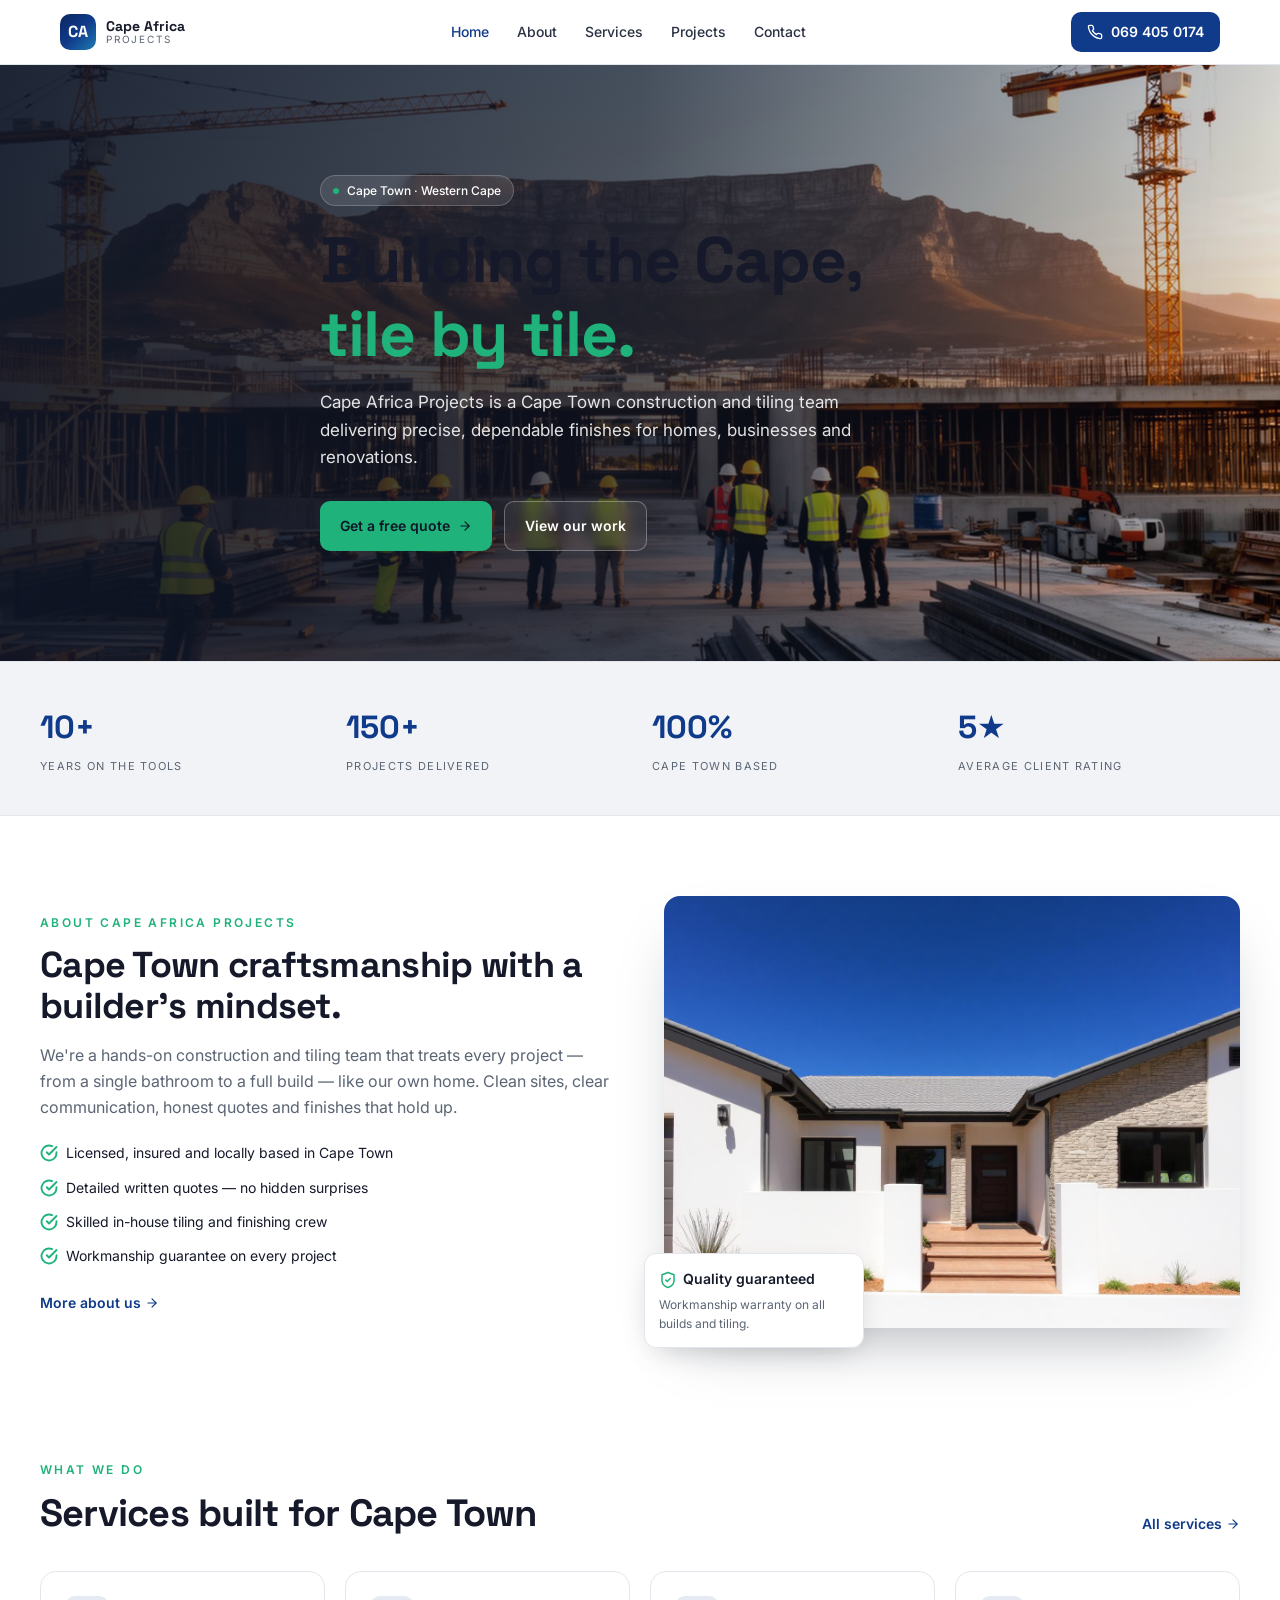
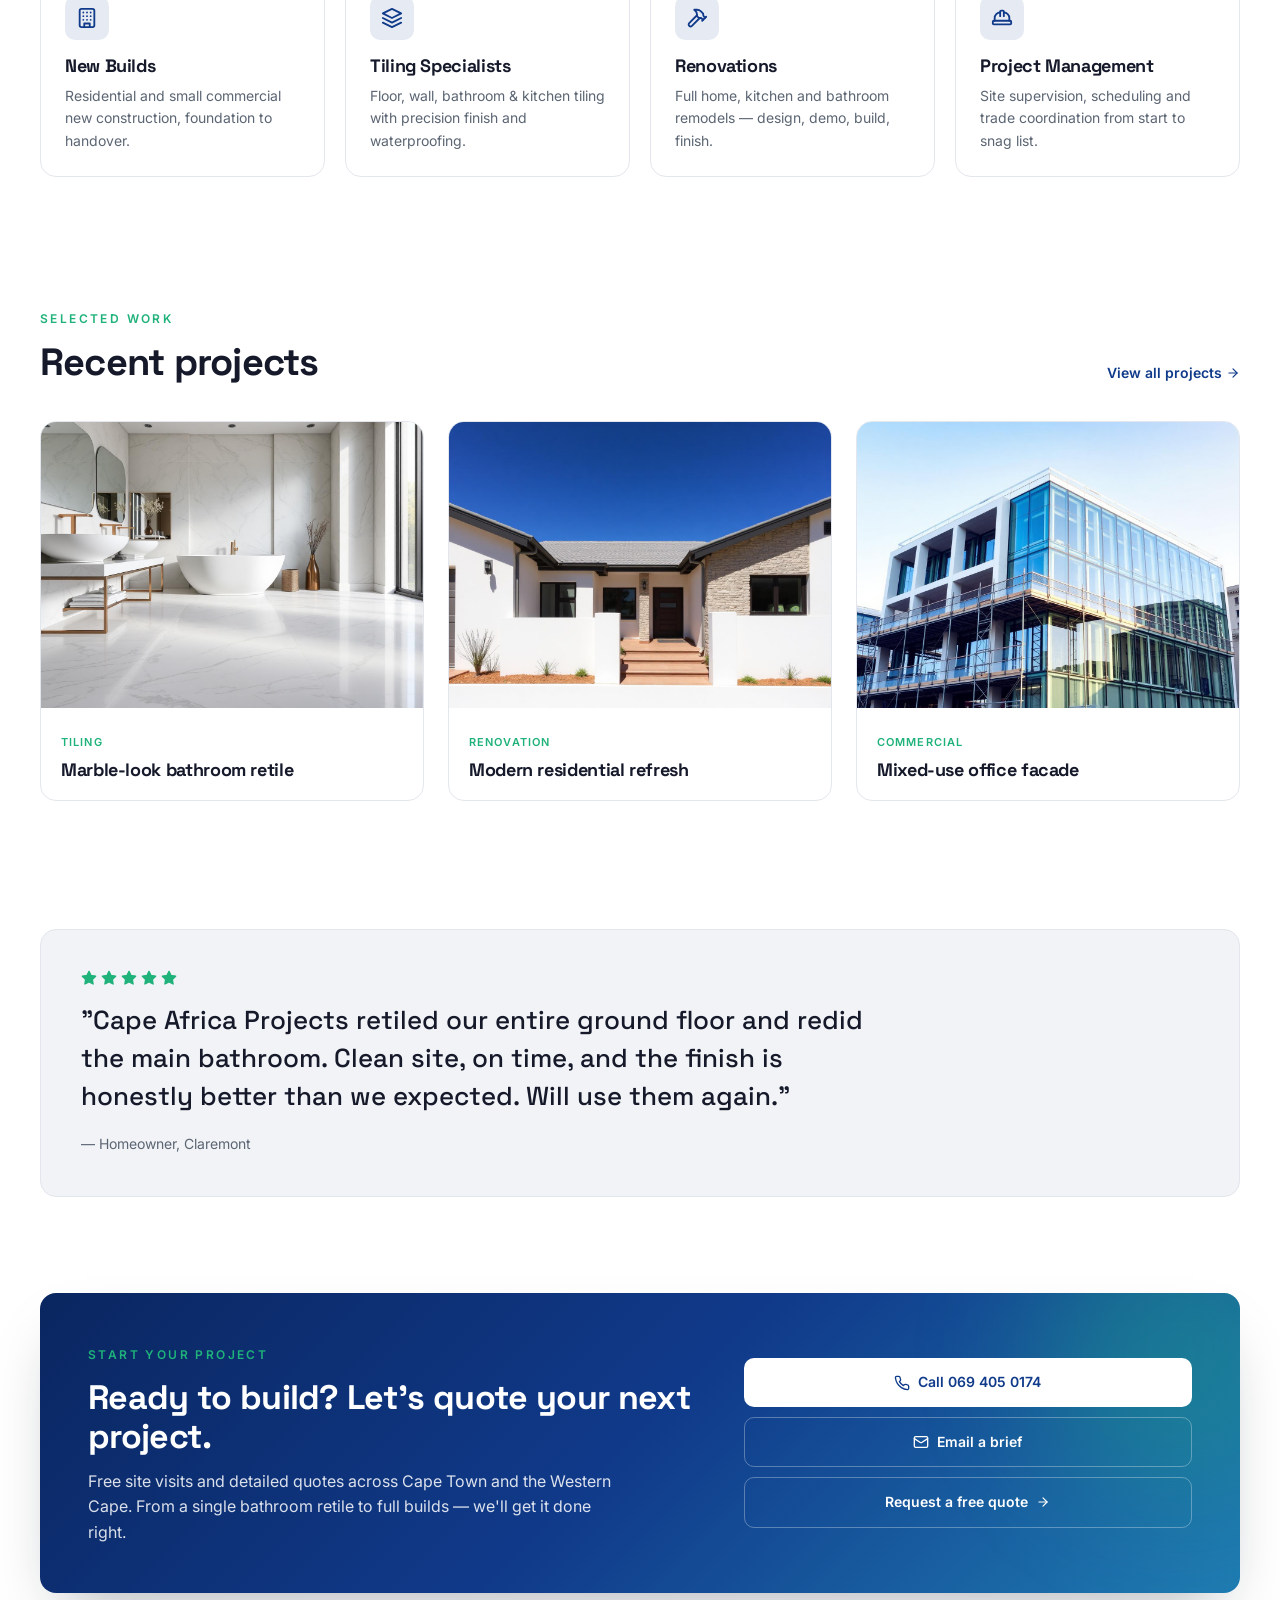
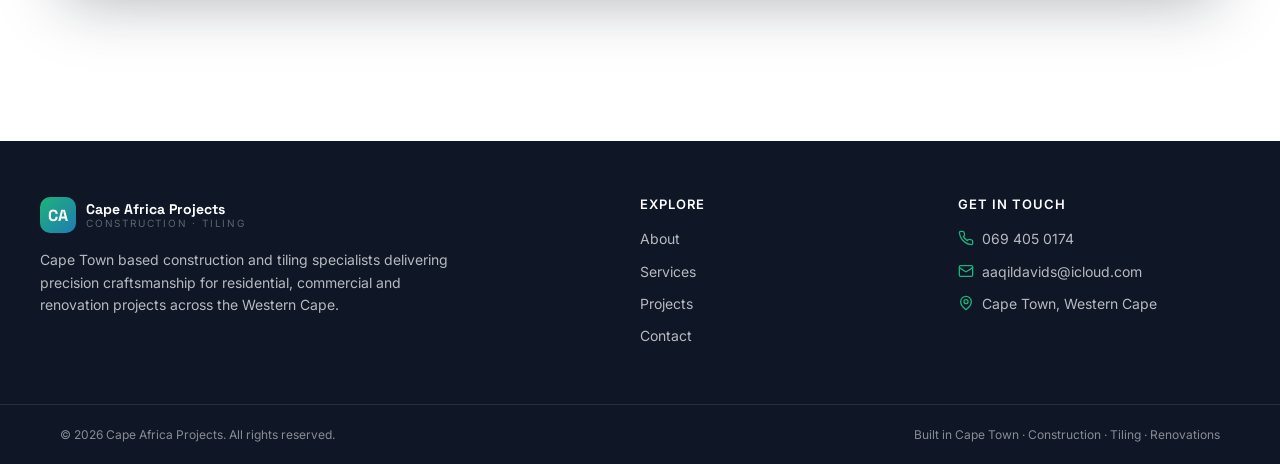
<file: index.html>
<!doctype html>
<html lang="en">
<head>
  <meta charset="utf-8" />
  <meta name="viewport" content="width=device-width, initial-scale=1" />
  <title>Cape Africa Projects — Construction & Tiling in Cape Town</title>
  <meta name="description" content="Cape Town based construction and tiling specialists. Residential, commercial and renovation projects across the Western Cape." />
  <meta property="og:title" content="Cape Africa Projects — Construction & Tiling in Cape Town" />
  <meta property="og:description" content="Cape Town based construction and tiling specialists. Residential, commercial and renovation projects across the Western Cape." />
  <meta property="og:type" content="website" />
  <link rel="preconnect" href="https://fonts.googleapis.com" />
  <link rel="preconnect" href="https://fonts.gstatic.com" crossorigin />
  <link rel="stylesheet" href="https://fonts.googleapis.com/css2?family=Inter:wght@400;500;600&family=Space+Grotesk:wght@500;600;700&display=swap" />
  <link rel="stylesheet" href="styles.css" />
</head>
<body>

  <header class="header">
    <div class="container header-inner">
      <a class="brand" href="index.html">
        <span class="brand-mark">CA</span>
        <span class="brand-text">
          <span class="brand-name">Cape Africa</span>
          <span class="brand-sub">Projects</span>
        </span>
      </a>
      <nav class="nav" aria-label="Primary">
          <a href="index.html">Home</a>
          <a href="about.html">About</a>
          <a href="services.html">Services</a>
          <a href="projects.html">Projects</a>
          <a href="contact.html">Contact</a>
      </nav>
      <div class="header-cta">
        <a class="btn-call" href="tel:+27694050174"><svg xmlns="http://www.w3.org/2000/svg" width="16" height="16" viewBox="0 0 24 24" fill="none" stroke="currentColor" stroke-width="2" stroke-linecap="round" stroke-linejoin="round"><path d="M22 16.92v3a2 2 0 0 1-2.18 2 19.79 19.79 0 0 1-8.63-3.07 19.5 19.5 0 0 1-6-6 19.79 19.79 0 0 1-3.07-8.67A2 2 0 0 1 4.11 2h3a2 2 0 0 1 2 1.72c.13.96.37 1.9.72 2.81a2 2 0 0 1-.45 2.11L8.09 9.91a16 16 0 0 0 6 6l1.27-1.27a2 2 0 0 1 2.11-.45c.91.35 1.85.59 2.81.72A2 2 0 0 1 22 16.92z"/></svg> 069 405 0174</a>
      </div>
      <button class="menu-toggle" aria-label="Toggle menu" aria-expanded="false">
        <svg class="icon-open" xmlns="http://www.w3.org/2000/svg" width="22" height="22" viewBox="0 0 24 24" fill="none" stroke="currentColor" stroke-width="2" stroke-linecap="round" stroke-linejoin="round"><line x1="3" y1="12" x2="21" y2="12"/><line x1="3" y1="6" x2="21" y2="6"/><line x1="3" y1="18" x2="21" y2="18"/></svg>
        <svg class="icon-close" xmlns="http://www.w3.org/2000/svg" width="22" height="22" viewBox="0 0 24 24" fill="none" stroke="currentColor" stroke-width="2" stroke-linecap="round" stroke-linejoin="round"><line x1="18" y1="6" x2="6" y2="18"/><line x1="6" y1="6" x2="18" y2="18"/></svg>
      </button>
    </div>
    <div class="mobile-nav">
      <div class="container">
          <a href="index.html">Home</a>
          <a href="about.html">About</a>
          <a href="services.html">Services</a>
          <a href="projects.html">Projects</a>
          <a href="contact.html">Contact</a>
        <a class="btn-call" href="tel:+27694050174"><svg xmlns="http://www.w3.org/2000/svg" width="16" height="16" viewBox="0 0 24 24" fill="none" stroke="currentColor" stroke-width="2" stroke-linecap="round" stroke-linejoin="round"><path d="M22 16.92v3a2 2 0 0 1-2.18 2 19.79 19.79 0 0 1-8.63-3.07 19.5 19.5 0 0 1-6-6 19.79 19.79 0 0 1-3.07-8.67A2 2 0 0 1 4.11 2h3a2 2 0 0 1 2 1.72c.13.96.37 1.9.72 2.81a2 2 0 0 1-.45 2.11L8.09 9.91a16 16 0 0 0 6 6l1.27-1.27a2 2 0 0 1 2.11-.45c.91.35 1.85.59 2.81.72A2 2 0 0 1 22 16.92z"/></svg> Call 069 405 0174</a>
      </div>
    </div>
  </header>


  <section class="hero">
    <img class="hero-bg" src="images/hero-construction.jpg" alt="Cape Town construction site with Table Mountain in the background" />
    <div class="hero-overlay"></div>
    <div class="container hero-inner">
      <span class="eyebrow"><span class="dot"></span> Cape Town · Western Cape</span>
      <h1>Building the Cape, <span class="accent">tile by tile.</span></h1>
      <p>Cape Africa Projects is a Cape Town construction and tiling team delivering precise, dependable finishes for homes, businesses and renovations.</p>
      <div class="hero-actions">
        <a class="btn btn-primary" href="contact.html">Get a free quote <svg xmlns="http://www.w3.org/2000/svg" width="14" height="14" viewBox="0 0 24 24" fill="none" stroke="currentColor" stroke-width="2" stroke-linecap="round" stroke-linejoin="round"><line x1="5" y1="12" x2="19" y2="12"/><polyline points="12 5 19 12 12 19"/></svg></a>
        <a class="btn btn-ghost" href="projects.html">View our work</a>
      </div>
    </div>
  </section>

  <section class="stats">
    <div class="container stats-grid">
      <div><div class="stat-v">10+</div><div class="stat-l">Years on the tools</div></div>
      <div><div class="stat-v">150+</div><div class="stat-l">Projects delivered</div></div>
      <div><div class="stat-v">100%</div><div class="stat-l">Cape Town based</div></div>
      <div><div class="stat-v">5★</div><div class="stat-l">Average client rating</div></div>
    </div>
  </section>

  <section class="container section intro">
    <div>
      <span class="section-eyebrow">About Cape Africa Projects</span>
      <h2 class="section-title">Cape Town craftsmanship with a builder's mindset.</h2>
      <p>We're a hands-on construction and tiling team that treats every project — from a single bathroom to a full build — like our own home. Clean sites, clear communication, honest quotes and finishes that hold up.</p>
      <ul class="checklist">
        <li><svg class="check-icon" xmlns="http://www.w3.org/2000/svg" width="18" height="18" viewBox="0 0 24 24" fill="none" stroke="currentColor" stroke-width="2.5" stroke-linecap="round" stroke-linejoin="round"><path d="M22 11.08V12a10 10 0 1 1-5.93-9.14"/><polyline points="22 4 12 14.01 9 11.01"/></svg><span>Licensed, insured and locally based in Cape Town</span></li>
        <li><svg class="check-icon" xmlns="http://www.w3.org/2000/svg" width="18" height="18" viewBox="0 0 24 24" fill="none" stroke="currentColor" stroke-width="2.5" stroke-linecap="round" stroke-linejoin="round"><path d="M22 11.08V12a10 10 0 1 1-5.93-9.14"/><polyline points="22 4 12 14.01 9 11.01"/></svg><span>Detailed written quotes — no hidden surprises</span></li>
        <li><svg class="check-icon" xmlns="http://www.w3.org/2000/svg" width="18" height="18" viewBox="0 0 24 24" fill="none" stroke="currentColor" stroke-width="2.5" stroke-linecap="round" stroke-linejoin="round"><path d="M22 11.08V12a10 10 0 1 1-5.93-9.14"/><polyline points="22 4 12 14.01 9 11.01"/></svg><span>Skilled in-house tiling and finishing crew</span></li>
        <li><svg class="check-icon" xmlns="http://www.w3.org/2000/svg" width="18" height="18" viewBox="0 0 24 24" fill="none" stroke="currentColor" stroke-width="2.5" stroke-linecap="round" stroke-linejoin="round"><path d="M22 11.08V12a10 10 0 1 1-5.93-9.14"/><polyline points="22 4 12 14.01 9 11.01"/></svg><span>Workmanship guarantee on every project</span></li>
      </ul>
      <a class="link-arrow" href="about.html" style="margin-top:24px;display:inline-flex">More about us <svg xmlns="http://www.w3.org/2000/svg" width="14" height="14" viewBox="0 0 24 24" fill="none" stroke="currentColor" stroke-width="2" stroke-linecap="round" stroke-linejoin="round"><line x1="5" y1="12" x2="19" y2="12"/><polyline points="12 5 19 12 12 19"/></svg></a>
    </div>
    <div class="intro-img-wrap">
      <img class="intro-img" src="images/project-renovation.jpg" alt="Modern Cape Town home renovation" loading="lazy" />
      <div class="intro-badge">
        <div class="intro-badge-title"><svg xmlns="http://www.w3.org/2000/svg" width="18" height="18" viewBox="0 0 24 24" fill="none" stroke="currentColor" stroke-width="2" stroke-linecap="round" stroke-linejoin="round"><path d="M20 13c0 5-3.5 7.5-8 9-4.5-1.5-8-4-8-9V5l8-3 8 3z"/><path d="m9 12 2 2 4-4"/></svg> Quality guaranteed</div>
        <p>Workmanship warranty on all builds and tiling.</p>
      </div>
    </div>
  </section>

  <section class="container section-sm">
    <div class="section-head">
      <div>
        <span class="section-eyebrow">What we do</span>
        <h2 class="section-title">Services built for Cape Town</h2>
      </div>
      <a class="link-arrow" href="services.html">All services <svg xmlns="http://www.w3.org/2000/svg" width="14" height="14" viewBox="0 0 24 24" fill="none" stroke="currentColor" stroke-width="2" stroke-linecap="round" stroke-linejoin="round"><line x1="5" y1="12" x2="19" y2="12"/><polyline points="12 5 19 12 12 19"/></svg></a>
    </div>
    <div class="cards">
      <div class="card"><div class="card-icon"><svg xmlns="http://www.w3.org/2000/svg" width="22" height="22" viewBox="0 0 24 24" fill="none" stroke="currentColor" stroke-width="2" stroke-linecap="round" stroke-linejoin="round"><rect width="16" height="20" x="4" y="2" rx="2"/><path d="M9 22v-4h6v4"/><path d="M8 6h.01"/><path d="M16 6h.01"/><path d="M12 6h.01"/><path d="M12 10h.01"/><path d="M12 14h.01"/><path d="M16 10h.01"/><path d="M16 14h.01"/><path d="M8 10h.01"/><path d="M8 14h.01"/></svg></div><h3>New Builds</h3><p>Residential and small commercial new construction, foundation to handover.</p></div>
      <div class="card"><div class="card-icon"><svg xmlns="http://www.w3.org/2000/svg" width="22" height="22" viewBox="0 0 24 24" fill="none" stroke="currentColor" stroke-width="2" stroke-linecap="round" stroke-linejoin="round"><polygon points="12 2 2 7 12 12 22 7 12 2"/><polyline points="2 17 12 22 22 17"/><polyline points="2 12 12 17 22 12"/></svg></div><h3>Tiling Specialists</h3><p>Floor, wall, bathroom & kitchen tiling with precision finish and waterproofing.</p></div>
      <div class="card"><div class="card-icon"><svg xmlns="http://www.w3.org/2000/svg" width="22" height="22" viewBox="0 0 24 24" fill="none" stroke="currentColor" stroke-width="2" stroke-linecap="round" stroke-linejoin="round"><path d="m15 12-8.5 8.5a2.12 2.12 0 1 1-3-3L12 9"/><path d="M17.64 15 22 10.64"/><path d="m20.91 11.7-1.25-1.25c-.6-.6-.93-1.4-.93-2.25v-.86L16.01 4.6a5.56 5.56 0 0 0-3.94-1.64H9l.92.82A6.18 6.18 0 0 1 12 8.4v1.56l2 2h2.47l2.26 1.91"/></svg></div><h3>Renovations</h3><p>Full home, kitchen and bathroom remodels — design, demo, build, finish.</p></div>
      <div class="card"><div class="card-icon"><svg xmlns="http://www.w3.org/2000/svg" width="22" height="22" viewBox="0 0 24 24" fill="none" stroke="currentColor" stroke-width="2" stroke-linecap="round" stroke-linejoin="round"><path d="M2 18a1 1 0 0 0 1 1h18a1 1 0 0 0 1-1v-2a1 1 0 0 0-1-1H3a1 1 0 0 0-1 1z"/><path d="M10 10V5a1 1 0 0 1 1-1h2a1 1 0 0 1 1 1v5"/><path d="M4 15v-3a6 6 0 0 1 6-6h0"/><path d="M14 6h0a6 6 0 0 1 6 6v3"/></svg></div><h3>Project Management</h3><p>Site supervision, scheduling and trade coordination from start to snag list.</p></div>
    </div>
  </section>

  <section class="container section">
    <div class="section-head">
      <div>
        <span class="section-eyebrow">Selected work</span>
        <h2 class="section-title">Recent projects</h2>
      </div>
      <a class="link-arrow" href="projects.html">View all projects <svg xmlns="http://www.w3.org/2000/svg" width="14" height="14" viewBox="0 0 24 24" fill="none" stroke="currentColor" stroke-width="2" stroke-linecap="round" stroke-linejoin="round"><line x1="5" y1="12" x2="19" y2="12"/><polyline points="12 5 19 12 12 19"/></svg></a>
    </div>
    <div class="projects">
      <article class="project"><div class="project-img"><img src="images/project-tiling.jpg" alt="Marble-look bathroom retile" loading="lazy"/></div><div class="project-body"><span class="project-tag">Tiling</span><h3>Marble-look bathroom retile</h3></div></article>
      <article class="project"><div class="project-img"><img src="images/project-renovation.jpg" alt="Modern residential refresh" loading="lazy"/></div><div class="project-body"><span class="project-tag">Renovation</span><h3>Modern residential refresh</h3></div></article>
      <article class="project"><div class="project-img"><img src="images/project-commercial.jpg" alt="Mixed-use office facade" loading="lazy"/></div><div class="project-body"><span class="project-tag">Commercial</span><h3>Mixed-use office facade</h3></div></article>
    </div>
  </section>

  <section class="container section-sm">
    <figure class="quote">
      <div class="stars"><svg xmlns="http://www.w3.org/2000/svg" width="16" height="16" viewBox="0 0 24 24" fill="currentColor" stroke="currentColor" stroke-width="2" stroke-linecap="round" stroke-linejoin="round"><polygon points="12 2 15.09 8.26 22 9.27 17 14.14 18.18 21.02 12 17.77 5.82 21.02 7 14.14 2 9.27 8.91 8.26 12 2"/></svg><svg xmlns="http://www.w3.org/2000/svg" width="16" height="16" viewBox="0 0 24 24" fill="currentColor" stroke="currentColor" stroke-width="2" stroke-linecap="round" stroke-linejoin="round"><polygon points="12 2 15.09 8.26 22 9.27 17 14.14 18.18 21.02 12 17.77 5.82 21.02 7 14.14 2 9.27 8.91 8.26 12 2"/></svg><svg xmlns="http://www.w3.org/2000/svg" width="16" height="16" viewBox="0 0 24 24" fill="currentColor" stroke="currentColor" stroke-width="2" stroke-linecap="round" stroke-linejoin="round"><polygon points="12 2 15.09 8.26 22 9.27 17 14.14 18.18 21.02 12 17.77 5.82 21.02 7 14.14 2 9.27 8.91 8.26 12 2"/></svg><svg xmlns="http://www.w3.org/2000/svg" width="16" height="16" viewBox="0 0 24 24" fill="currentColor" stroke="currentColor" stroke-width="2" stroke-linecap="round" stroke-linejoin="round"><polygon points="12 2 15.09 8.26 22 9.27 17 14.14 18.18 21.02 12 17.77 5.82 21.02 7 14.14 2 9.27 8.91 8.26 12 2"/></svg><svg xmlns="http://www.w3.org/2000/svg" width="16" height="16" viewBox="0 0 24 24" fill="currentColor" stroke="currentColor" stroke-width="2" stroke-linecap="round" stroke-linejoin="round"><polygon points="12 2 15.09 8.26 22 9.27 17 14.14 18.18 21.02 12 17.77 5.82 21.02 7 14.14 2 9.27 8.91 8.26 12 2"/></svg></div>
      <blockquote>"Cape Africa Projects retiled our entire ground floor and redid the main bathroom. Clean site, on time, and the finish is honestly better than we expected. Will use them again."</blockquote>
      <figcaption>— Homeowner, Claremont</figcaption>
    </figure>
  </section>

  
  <section class="container section-sm">
    <div class="cta-banner">
      <div class="cta-inner">
        <div>
          <span class="section-eyebrow">Start your project</span>
          <h2>Ready to build? Let's quote your next project.</h2>
          <p>Free site visits and detailed quotes across Cape Town and the Western Cape. From a single bathroom retile to full builds — we'll get it done right.</p>
        </div>
        <div class="cta-actions">
          <a class="btn btn-light btn-block" href="tel:+27694050174"><svg xmlns="http://www.w3.org/2000/svg" width="16" height="16" viewBox="0 0 24 24" fill="none" stroke="currentColor" stroke-width="2" stroke-linecap="round" stroke-linejoin="round"><path d="M22 16.92v3a2 2 0 0 1-2.18 2 19.79 19.79 0 0 1-8.63-3.07 19.5 19.5 0 0 1-6-6 19.79 19.79 0 0 1-3.07-8.67A2 2 0 0 1 4.11 2h3a2 2 0 0 1 2 1.72c.13.96.37 1.9.72 2.81a2 2 0 0 1-.45 2.11L8.09 9.91a16 16 0 0 0 6 6l1.27-1.27a2 2 0 0 1 2.11-.45c.91.35 1.85.59 2.81.72A2 2 0 0 1 22 16.92z"/></svg> Call 069 405 0174</a>
          <a class="btn btn-outline-light btn-block" href="mailto:aaqildavids@icloud.com"><svg xmlns="http://www.w3.org/2000/svg" width="16" height="16" viewBox="0 0 24 24" fill="none" stroke="currentColor" stroke-width="2" stroke-linecap="round" stroke-linejoin="round"><rect width="20" height="16" x="2" y="4" rx="2"/><path d="m22 7-8.97 5.7a1.94 1.94 0 0 1-2.06 0L2 7"/></svg> Email a brief</a>
          <a class="btn btn-outline-light btn-block" href="contact.html">Request a free quote <svg xmlns="http://www.w3.org/2000/svg" width="14" height="14" viewBox="0 0 24 24" fill="none" stroke="currentColor" stroke-width="2" stroke-linecap="round" stroke-linejoin="round"><line x1="5" y1="12" x2="19" y2="12"/><polyline points="12 5 19 12 12 19"/></svg></a>
        </div>
      </div>
    </div>
  </section>



  <footer class="footer">
    <div class="container footer-grid">
      <div>
        <div class="brand">
          <span class="brand-mark">CA</span>
          <span class="brand-text">
            <span class="brand-name" style="color:#fff">Cape Africa Projects</span>
            <span class="brand-sub">Construction · Tiling</span>
          </span>
        </div>
        <p class="footer-tag">Cape Town based construction and tiling specialists delivering precision craftsmanship for residential, commercial and renovation projects across the Western Cape.</p>
      </div>
      <div>
        <h4>Explore</h4>
        <ul>
          <li><a href="about.html">About</a></li>
          <li><a href="services.html">Services</a></li>
          <li><a href="projects.html">Projects</a></li>
          <li><a href="contact.html">Contact</a></li>
        </ul>
      </div>
      <div>
        <h4>Get in touch</h4>
        <ul class="contact-list">
          <li><svg xmlns="http://www.w3.org/2000/svg" width="16" height="16" viewBox="0 0 24 24" fill="none" stroke="currentColor" stroke-width="2" stroke-linecap="round" stroke-linejoin="round"><path d="M22 16.92v3a2 2 0 0 1-2.18 2 19.79 19.79 0 0 1-8.63-3.07 19.5 19.5 0 0 1-6-6 19.79 19.79 0 0 1-3.07-8.67A2 2 0 0 1 4.11 2h3a2 2 0 0 1 2 1.72c.13.96.37 1.9.72 2.81a2 2 0 0 1-.45 2.11L8.09 9.91a16 16 0 0 0 6 6l1.27-1.27a2 2 0 0 1 2.11-.45c.91.35 1.85.59 2.81.72A2 2 0 0 1 22 16.92z"/></svg><a href="tel:+27694050174">069 405 0174</a></li>
          <li><svg xmlns="http://www.w3.org/2000/svg" width="16" height="16" viewBox="0 0 24 24" fill="none" stroke="currentColor" stroke-width="2" stroke-linecap="round" stroke-linejoin="round"><rect width="20" height="16" x="2" y="4" rx="2"/><path d="m22 7-8.97 5.7a1.94 1.94 0 0 1-2.06 0L2 7"/></svg><a href="mailto:aaqildavids@icloud.com">aaqildavids@icloud.com</a></li>
          <li><svg xmlns="http://www.w3.org/2000/svg" width="16" height="16" viewBox="0 0 24 24" fill="none" stroke="currentColor" stroke-width="2" stroke-linecap="round" stroke-linejoin="round"><path d="M20 10c0 6-8 12-8 12s-8-6-8-12a8 8 0 0 1 16 0Z"/><circle cx="12" cy="10" r="3"/></svg><span>Cape Town, Western Cape</span></li>
        </ul>
      </div>
    </div>
    <div class="footer-bottom">
      <div class="container">
        <p>© <span id="year"></span> Cape Africa Projects. All rights reserved.</p>
        <p>Built in Cape Town · Construction · Tiling · Renovations</p>
      </div>
    </div>
  </footer>
  <script src="script.js"></script>

</body>
</html>
</file>
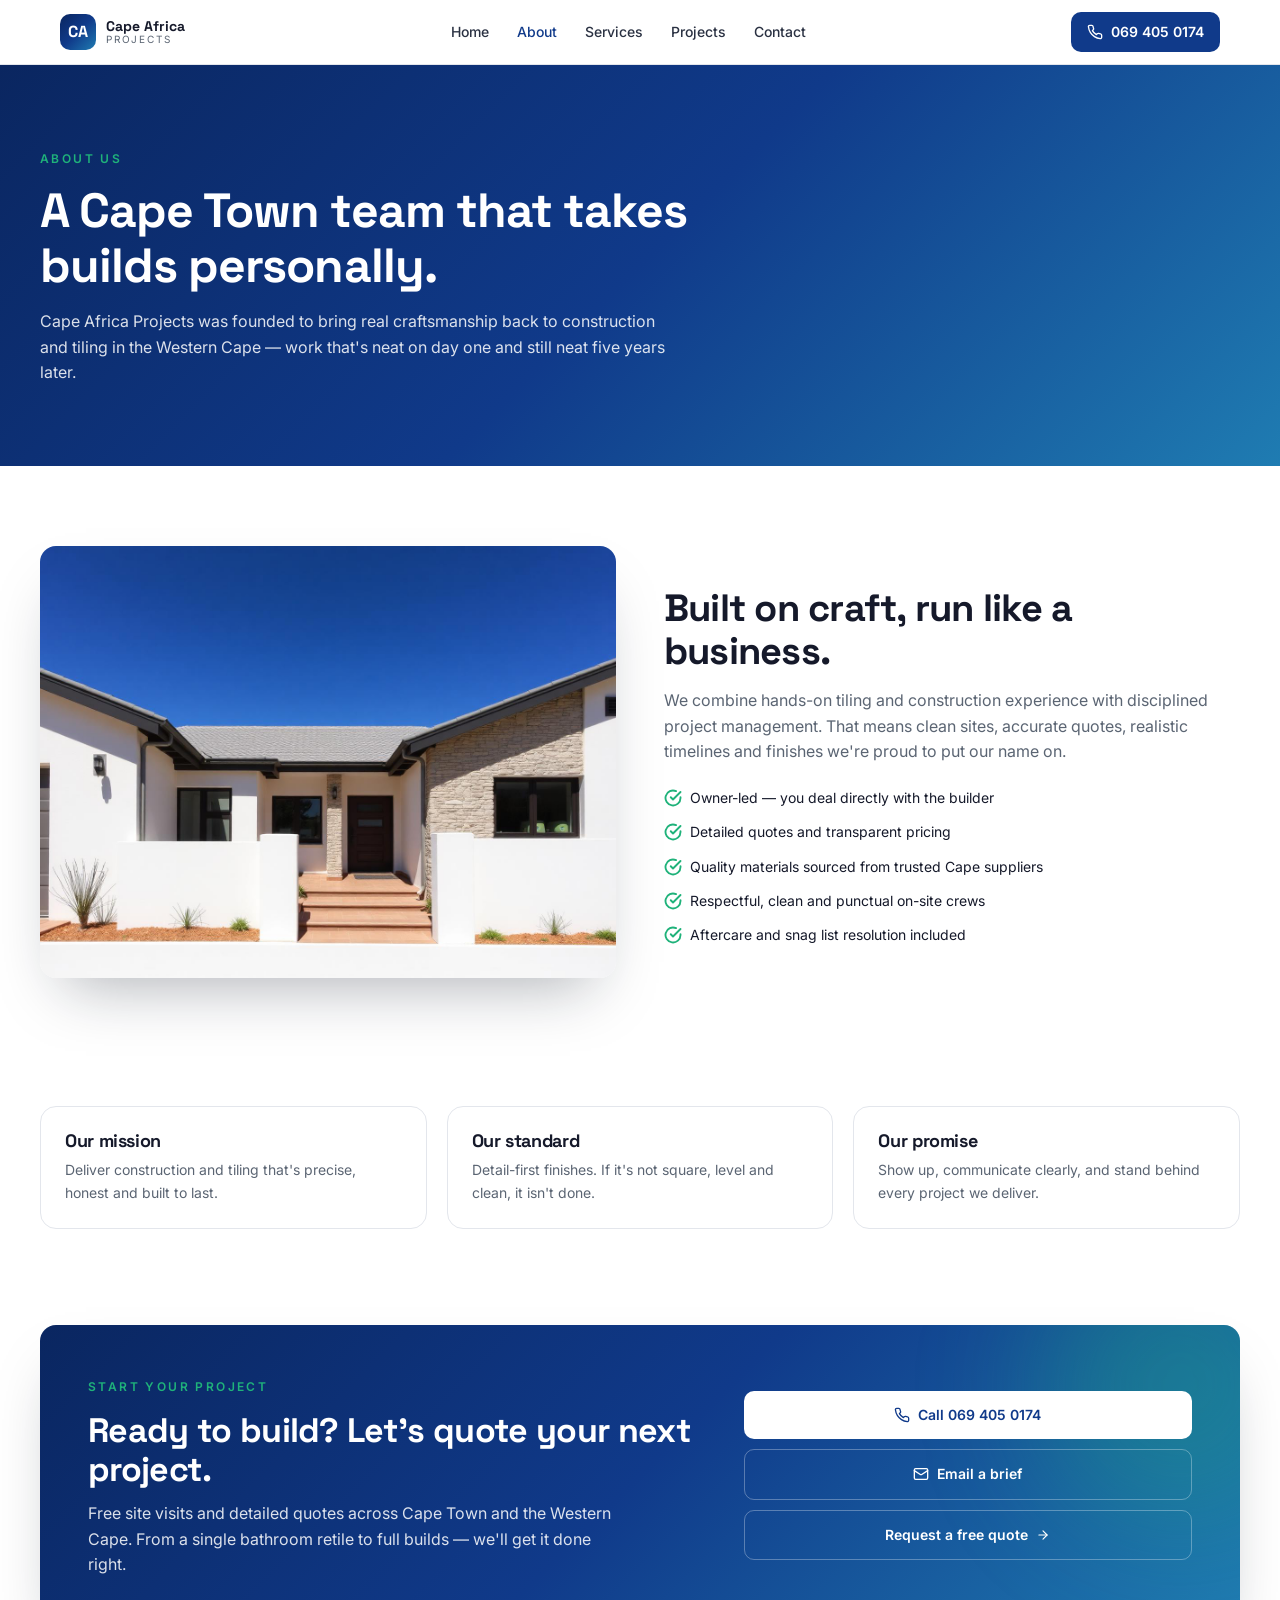
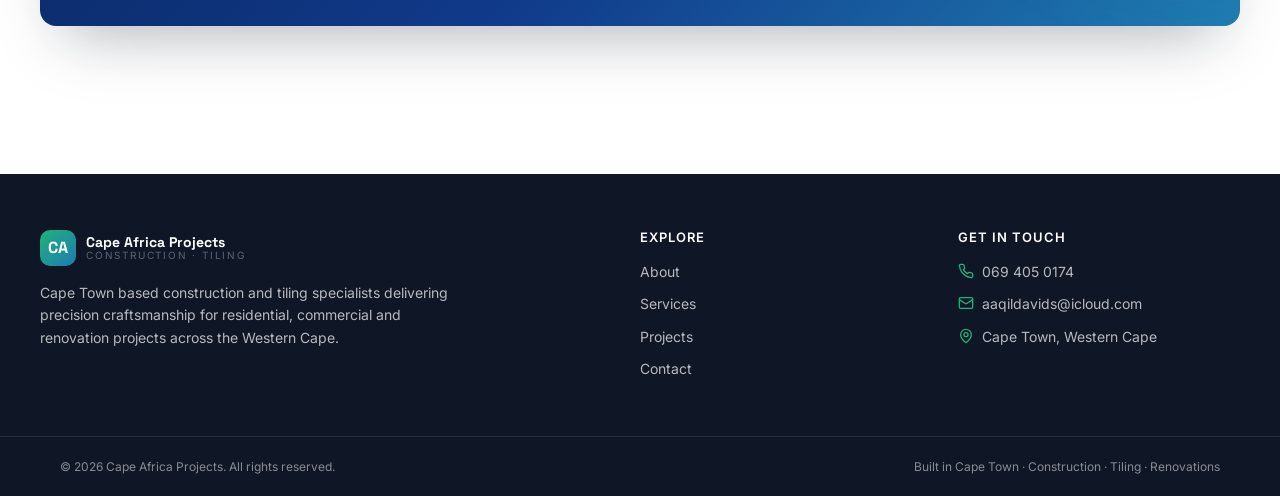
<file: about.html>
<!doctype html>
<html lang="en">
<head>
  <meta charset="utf-8" />
  <meta name="viewport" content="width=device-width, initial-scale=1" />
  <title>About — Cape Africa Projects</title>
  <meta name="description" content="Cape Town based construction and tiling team built on craftsmanship, reliability and honest pricing." />
  <meta property="og:title" content="About — Cape Africa Projects" />
  <meta property="og:description" content="Cape Town based construction and tiling team built on craftsmanship, reliability and honest pricing." />
  <meta property="og:type" content="website" />
  <link rel="preconnect" href="https://fonts.googleapis.com" />
  <link rel="preconnect" href="https://fonts.gstatic.com" crossorigin />
  <link rel="stylesheet" href="https://fonts.googleapis.com/css2?family=Inter:wght@400;500;600&family=Space+Grotesk:wght@500;600;700&display=swap" />
  <link rel="stylesheet" href="styles.css" />
</head>
<body>

  <header class="header">
    <div class="container header-inner">
      <a class="brand" href="index.html">
        <span class="brand-mark">CA</span>
        <span class="brand-text">
          <span class="brand-name">Cape Africa</span>
          <span class="brand-sub">Projects</span>
        </span>
      </a>
      <nav class="nav" aria-label="Primary">
          <a href="index.html">Home</a>
          <a href="about.html">About</a>
          <a href="services.html">Services</a>
          <a href="projects.html">Projects</a>
          <a href="contact.html">Contact</a>
      </nav>
      <div class="header-cta">
        <a class="btn-call" href="tel:+27694050174"><svg xmlns="http://www.w3.org/2000/svg" width="16" height="16" viewBox="0 0 24 24" fill="none" stroke="currentColor" stroke-width="2" stroke-linecap="round" stroke-linejoin="round"><path d="M22 16.92v3a2 2 0 0 1-2.18 2 19.79 19.79 0 0 1-8.63-3.07 19.5 19.5 0 0 1-6-6 19.79 19.79 0 0 1-3.07-8.67A2 2 0 0 1 4.11 2h3a2 2 0 0 1 2 1.72c.13.96.37 1.9.72 2.81a2 2 0 0 1-.45 2.11L8.09 9.91a16 16 0 0 0 6 6l1.27-1.27a2 2 0 0 1 2.11-.45c.91.35 1.85.59 2.81.72A2 2 0 0 1 22 16.92z"/></svg> 069 405 0174</a>
      </div>
      <button class="menu-toggle" aria-label="Toggle menu" aria-expanded="false">
        <svg class="icon-open" xmlns="http://www.w3.org/2000/svg" width="22" height="22" viewBox="0 0 24 24" fill="none" stroke="currentColor" stroke-width="2" stroke-linecap="round" stroke-linejoin="round"><line x1="3" y1="12" x2="21" y2="12"/><line x1="3" y1="6" x2="21" y2="6"/><line x1="3" y1="18" x2="21" y2="18"/></svg>
        <svg class="icon-close" xmlns="http://www.w3.org/2000/svg" width="22" height="22" viewBox="0 0 24 24" fill="none" stroke="currentColor" stroke-width="2" stroke-linecap="round" stroke-linejoin="round"><line x1="18" y1="6" x2="6" y2="18"/><line x1="6" y1="6" x2="18" y2="18"/></svg>
      </button>
    </div>
    <div class="mobile-nav">
      <div class="container">
          <a href="index.html">Home</a>
          <a href="about.html">About</a>
          <a href="services.html">Services</a>
          <a href="projects.html">Projects</a>
          <a href="contact.html">Contact</a>
        <a class="btn-call" href="tel:+27694050174"><svg xmlns="http://www.w3.org/2000/svg" width="16" height="16" viewBox="0 0 24 24" fill="none" stroke="currentColor" stroke-width="2" stroke-linecap="round" stroke-linejoin="round"><path d="M22 16.92v3a2 2 0 0 1-2.18 2 19.79 19.79 0 0 1-8.63-3.07 19.5 19.5 0 0 1-6-6 19.79 19.79 0 0 1-3.07-8.67A2 2 0 0 1 4.11 2h3a2 2 0 0 1 2 1.72c.13.96.37 1.9.72 2.81a2 2 0 0 1-.45 2.11L8.09 9.91a16 16 0 0 0 6 6l1.27-1.27a2 2 0 0 1 2.11-.45c.91.35 1.85.59 2.81.72A2 2 0 0 1 22 16.92z"/></svg> Call 069 405 0174</a>
      </div>
    </div>
  </header>


  <section class="page-hero">
    <div class="container page-hero-inner">
      <span class="eyebrow-label">About us</span>
      <h1>A Cape Town team that takes builds personally.</h1>
      <p>Cape Africa Projects was founded to bring real craftsmanship back to construction and tiling in the Western Cape — work that's neat on day one and still neat five years later.</p>
    </div>
  </section>

  <section class="container section about-grid">
    <img src="images/project-renovation.jpg" alt="Cape Africa Projects renovation" loading="lazy" />
    <div>
      <h2 class="section-title">Built on craft, run like a business.</h2>
      <p style="margin-top:14px;color:var(--muted-fg)">We combine hands-on tiling and construction experience with disciplined project management. That means clean sites, accurate quotes, realistic timelines and finishes we're proud to put our name on.</p>
      <ul class="checklist">
        <li><svg class="check-icon" xmlns="http://www.w3.org/2000/svg" width="18" height="18" viewBox="0 0 24 24" fill="none" stroke="currentColor" stroke-width="2.5" stroke-linecap="round" stroke-linejoin="round"><path d="M22 11.08V12a10 10 0 1 1-5.93-9.14"/><polyline points="22 4 12 14.01 9 11.01"/></svg><span>Owner-led — you deal directly with the builder</span></li>
        <li><svg class="check-icon" xmlns="http://www.w3.org/2000/svg" width="18" height="18" viewBox="0 0 24 24" fill="none" stroke="currentColor" stroke-width="2.5" stroke-linecap="round" stroke-linejoin="round"><path d="M22 11.08V12a10 10 0 1 1-5.93-9.14"/><polyline points="22 4 12 14.01 9 11.01"/></svg><span>Detailed quotes and transparent pricing</span></li>
        <li><svg class="check-icon" xmlns="http://www.w3.org/2000/svg" width="18" height="18" viewBox="0 0 24 24" fill="none" stroke="currentColor" stroke-width="2.5" stroke-linecap="round" stroke-linejoin="round"><path d="M22 11.08V12a10 10 0 1 1-5.93-9.14"/><polyline points="22 4 12 14.01 9 11.01"/></svg><span>Quality materials sourced from trusted Cape suppliers</span></li>
        <li><svg class="check-icon" xmlns="http://www.w3.org/2000/svg" width="18" height="18" viewBox="0 0 24 24" fill="none" stroke="currentColor" stroke-width="2.5" stroke-linecap="round" stroke-linejoin="round"><path d="M22 11.08V12a10 10 0 1 1-5.93-9.14"/><polyline points="22 4 12 14.01 9 11.01"/></svg><span>Respectful, clean and punctual on-site crews</span></li>
        <li><svg class="check-icon" xmlns="http://www.w3.org/2000/svg" width="18" height="18" viewBox="0 0 24 24" fill="none" stroke="currentColor" stroke-width="2.5" stroke-linecap="round" stroke-linejoin="round"><path d="M22 11.08V12a10 10 0 1 1-5.93-9.14"/><polyline points="22 4 12 14.01 9 11.01"/></svg><span>Aftercare and snag list resolution included</span></li>
      </ul>
    </div>
  </section>

  <section class="container section-sm">
    <div class="values">
      <div class="value"><h3>Our mission</h3><p>Deliver construction and tiling that's precise, honest and built to last.</p></div>
      <div class="value"><h3>Our standard</h3><p>Detail-first finishes. If it's not square, level and clean, it isn't done.</p></div>
      <div class="value"><h3>Our promise</h3><p>Show up, communicate clearly, and stand behind every project we deliver.</p></div>
    </div>
  </section>

  
  <section class="container section-sm">
    <div class="cta-banner">
      <div class="cta-inner">
        <div>
          <span class="section-eyebrow">Start your project</span>
          <h2>Ready to build? Let's quote your next project.</h2>
          <p>Free site visits and detailed quotes across Cape Town and the Western Cape. From a single bathroom retile to full builds — we'll get it done right.</p>
        </div>
        <div class="cta-actions">
          <a class="btn btn-light btn-block" href="tel:+27694050174"><svg xmlns="http://www.w3.org/2000/svg" width="16" height="16" viewBox="0 0 24 24" fill="none" stroke="currentColor" stroke-width="2" stroke-linecap="round" stroke-linejoin="round"><path d="M22 16.92v3a2 2 0 0 1-2.18 2 19.79 19.79 0 0 1-8.63-3.07 19.5 19.5 0 0 1-6-6 19.79 19.79 0 0 1-3.07-8.67A2 2 0 0 1 4.11 2h3a2 2 0 0 1 2 1.72c.13.96.37 1.9.72 2.81a2 2 0 0 1-.45 2.11L8.09 9.91a16 16 0 0 0 6 6l1.27-1.27a2 2 0 0 1 2.11-.45c.91.35 1.85.59 2.81.72A2 2 0 0 1 22 16.92z"/></svg> Call 069 405 0174</a>
          <a class="btn btn-outline-light btn-block" href="mailto:aaqildavids@icloud.com"><svg xmlns="http://www.w3.org/2000/svg" width="16" height="16" viewBox="0 0 24 24" fill="none" stroke="currentColor" stroke-width="2" stroke-linecap="round" stroke-linejoin="round"><rect width="20" height="16" x="2" y="4" rx="2"/><path d="m22 7-8.97 5.7a1.94 1.94 0 0 1-2.06 0L2 7"/></svg> Email a brief</a>
          <a class="btn btn-outline-light btn-block" href="contact.html">Request a free quote <svg xmlns="http://www.w3.org/2000/svg" width="14" height="14" viewBox="0 0 24 24" fill="none" stroke="currentColor" stroke-width="2" stroke-linecap="round" stroke-linejoin="round"><line x1="5" y1="12" x2="19" y2="12"/><polyline points="12 5 19 12 12 19"/></svg></a>
        </div>
      </div>
    </div>
  </section>



  <footer class="footer">
    <div class="container footer-grid">
      <div>
        <div class="brand">
          <span class="brand-mark">CA</span>
          <span class="brand-text">
            <span class="brand-name" style="color:#fff">Cape Africa Projects</span>
            <span class="brand-sub">Construction · Tiling</span>
          </span>
        </div>
        <p class="footer-tag">Cape Town based construction and tiling specialists delivering precision craftsmanship for residential, commercial and renovation projects across the Western Cape.</p>
      </div>
      <div>
        <h4>Explore</h4>
        <ul>
          <li><a href="about.html">About</a></li>
          <li><a href="services.html">Services</a></li>
          <li><a href="projects.html">Projects</a></li>
          <li><a href="contact.html">Contact</a></li>
        </ul>
      </div>
      <div>
        <h4>Get in touch</h4>
        <ul class="contact-list">
          <li><svg xmlns="http://www.w3.org/2000/svg" width="16" height="16" viewBox="0 0 24 24" fill="none" stroke="currentColor" stroke-width="2" stroke-linecap="round" stroke-linejoin="round"><path d="M22 16.92v3a2 2 0 0 1-2.18 2 19.79 19.79 0 0 1-8.63-3.07 19.5 19.5 0 0 1-6-6 19.79 19.79 0 0 1-3.07-8.67A2 2 0 0 1 4.11 2h3a2 2 0 0 1 2 1.72c.13.96.37 1.9.72 2.81a2 2 0 0 1-.45 2.11L8.09 9.91a16 16 0 0 0 6 6l1.27-1.27a2 2 0 0 1 2.11-.45c.91.35 1.85.59 2.81.72A2 2 0 0 1 22 16.92z"/></svg><a href="tel:+27694050174">069 405 0174</a></li>
          <li><svg xmlns="http://www.w3.org/2000/svg" width="16" height="16" viewBox="0 0 24 24" fill="none" stroke="currentColor" stroke-width="2" stroke-linecap="round" stroke-linejoin="round"><rect width="20" height="16" x="2" y="4" rx="2"/><path d="m22 7-8.97 5.7a1.94 1.94 0 0 1-2.06 0L2 7"/></svg><a href="mailto:aaqildavids@icloud.com">aaqildavids@icloud.com</a></li>
          <li><svg xmlns="http://www.w3.org/2000/svg" width="16" height="16" viewBox="0 0 24 24" fill="none" stroke="currentColor" stroke-width="2" stroke-linecap="round" stroke-linejoin="round"><path d="M20 10c0 6-8 12-8 12s-8-6-8-12a8 8 0 0 1 16 0Z"/><circle cx="12" cy="10" r="3"/></svg><span>Cape Town, Western Cape</span></li>
        </ul>
      </div>
    </div>
    <div class="footer-bottom">
      <div class="container">
        <p>© <span id="year"></span> Cape Africa Projects. All rights reserved.</p>
        <p>Built in Cape Town · Construction · Tiling · Renovations</p>
      </div>
    </div>
  </footer>
  <script src="script.js"></script>

</body>
</html>
</file>
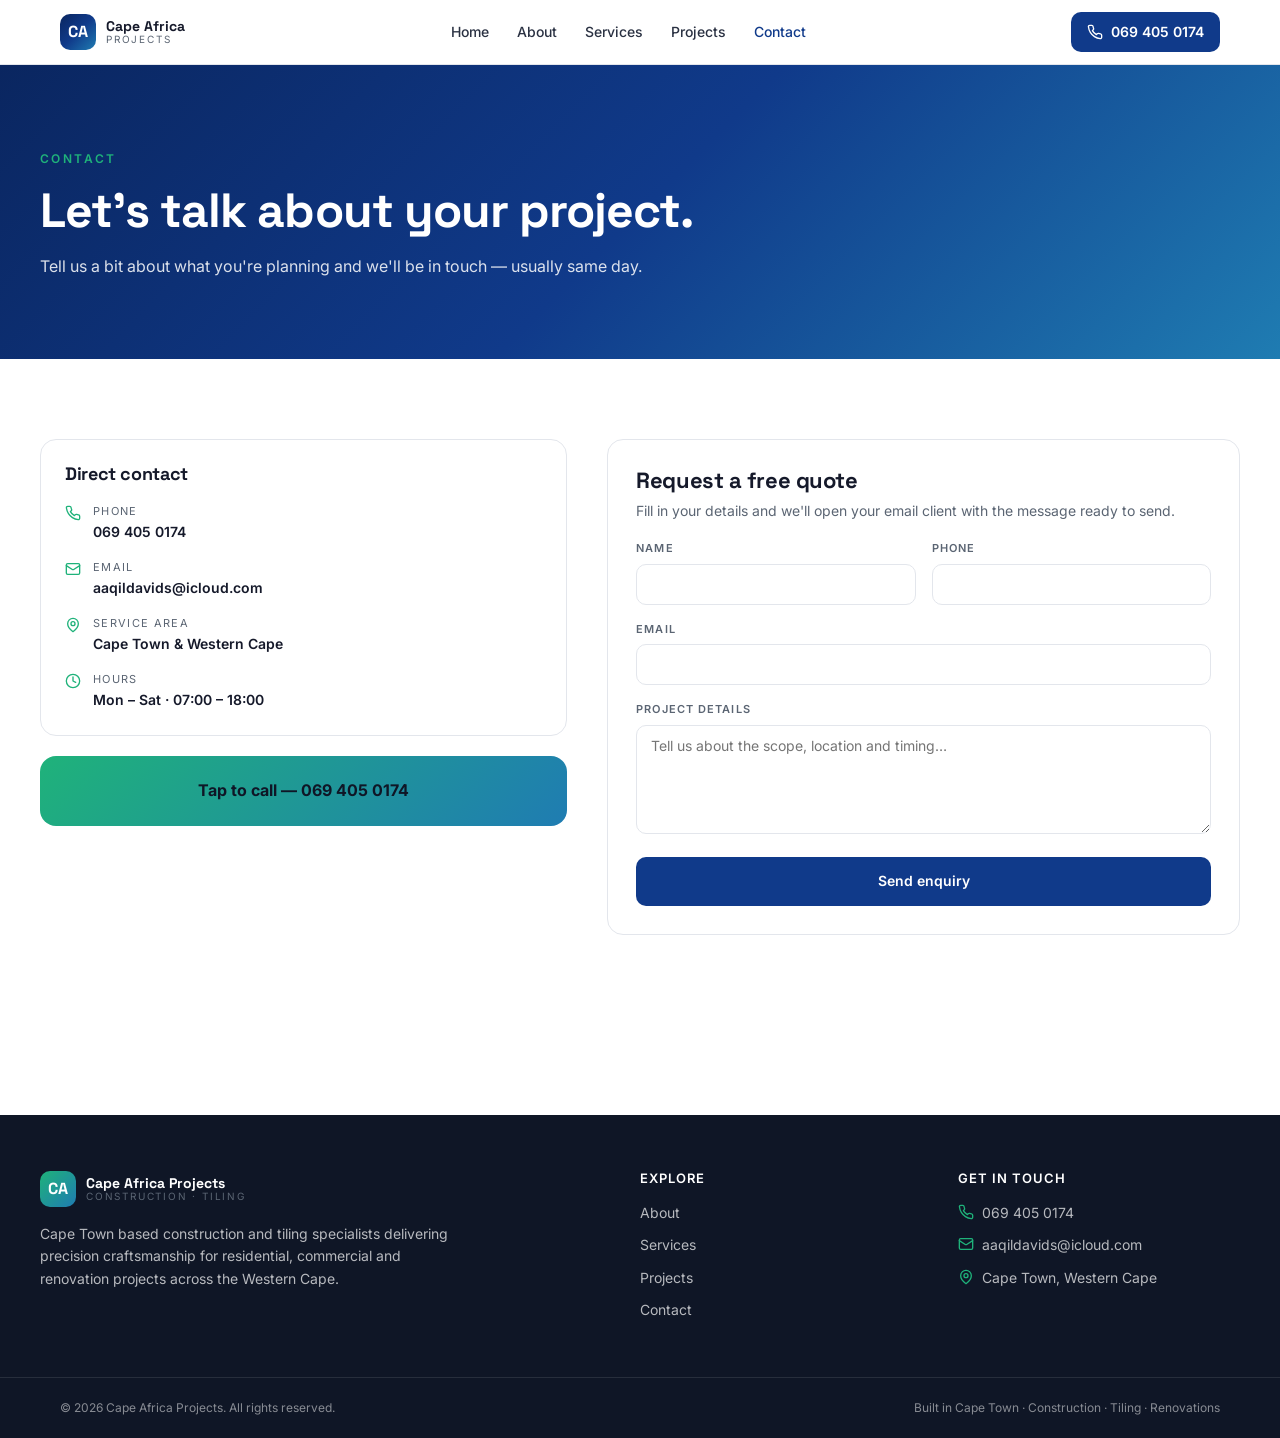
<file: contact.html>
<!doctype html>
<html lang="en">
<head>
  <meta charset="utf-8" />
  <meta name="viewport" content="width=device-width, initial-scale=1" />
  <title>Contact — Cape Africa Projects</title>
  <meta name="description" content="Get in touch with Cape Africa Projects. Free quotes for construction and tiling in Cape Town." />
  <meta property="og:title" content="Contact — Cape Africa Projects" />
  <meta property="og:description" content="Get in touch with Cape Africa Projects. Free quotes for construction and tiling in Cape Town." />
  <meta property="og:type" content="website" />
  <link rel="preconnect" href="https://fonts.googleapis.com" />
  <link rel="preconnect" href="https://fonts.gstatic.com" crossorigin />
  <link rel="stylesheet" href="https://fonts.googleapis.com/css2?family=Inter:wght@400;500;600&family=Space+Grotesk:wght@500;600;700&display=swap" />
  <link rel="stylesheet" href="styles.css" />
</head>
<body>

  <header class="header">
    <div class="container header-inner">
      <a class="brand" href="index.html">
        <span class="brand-mark">CA</span>
        <span class="brand-text">
          <span class="brand-name">Cape Africa</span>
          <span class="brand-sub">Projects</span>
        </span>
      </a>
      <nav class="nav" aria-label="Primary">
          <a href="index.html">Home</a>
          <a href="about.html">About</a>
          <a href="services.html">Services</a>
          <a href="projects.html">Projects</a>
          <a href="contact.html">Contact</a>
      </nav>
      <div class="header-cta">
        <a class="btn-call" href="tel:+27694050174"><svg xmlns="http://www.w3.org/2000/svg" width="16" height="16" viewBox="0 0 24 24" fill="none" stroke="currentColor" stroke-width="2" stroke-linecap="round" stroke-linejoin="round"><path d="M22 16.92v3a2 2 0 0 1-2.18 2 19.79 19.79 0 0 1-8.63-3.07 19.5 19.5 0 0 1-6-6 19.79 19.79 0 0 1-3.07-8.67A2 2 0 0 1 4.11 2h3a2 2 0 0 1 2 1.72c.13.96.37 1.9.72 2.81a2 2 0 0 1-.45 2.11L8.09 9.91a16 16 0 0 0 6 6l1.27-1.27a2 2 0 0 1 2.11-.45c.91.35 1.85.59 2.81.72A2 2 0 0 1 22 16.92z"/></svg> 069 405 0174</a>
      </div>
      <button class="menu-toggle" aria-label="Toggle menu" aria-expanded="false">
        <svg class="icon-open" xmlns="http://www.w3.org/2000/svg" width="22" height="22" viewBox="0 0 24 24" fill="none" stroke="currentColor" stroke-width="2" stroke-linecap="round" stroke-linejoin="round"><line x1="3" y1="12" x2="21" y2="12"/><line x1="3" y1="6" x2="21" y2="6"/><line x1="3" y1="18" x2="21" y2="18"/></svg>
        <svg class="icon-close" xmlns="http://www.w3.org/2000/svg" width="22" height="22" viewBox="0 0 24 24" fill="none" stroke="currentColor" stroke-width="2" stroke-linecap="round" stroke-linejoin="round"><line x1="18" y1="6" x2="6" y2="18"/><line x1="6" y1="6" x2="18" y2="18"/></svg>
      </button>
    </div>
    <div class="mobile-nav">
      <div class="container">
          <a href="index.html">Home</a>
          <a href="about.html">About</a>
          <a href="services.html">Services</a>
          <a href="projects.html">Projects</a>
          <a href="contact.html">Contact</a>
        <a class="btn-call" href="tel:+27694050174"><svg xmlns="http://www.w3.org/2000/svg" width="16" height="16" viewBox="0 0 24 24" fill="none" stroke="currentColor" stroke-width="2" stroke-linecap="round" stroke-linejoin="round"><path d="M22 16.92v3a2 2 0 0 1-2.18 2 19.79 19.79 0 0 1-8.63-3.07 19.5 19.5 0 0 1-6-6 19.79 19.79 0 0 1-3.07-8.67A2 2 0 0 1 4.11 2h3a2 2 0 0 1 2 1.72c.13.96.37 1.9.72 2.81a2 2 0 0 1-.45 2.11L8.09 9.91a16 16 0 0 0 6 6l1.27-1.27a2 2 0 0 1 2.11-.45c.91.35 1.85.59 2.81.72A2 2 0 0 1 22 16.92z"/></svg> Call 069 405 0174</a>
      </div>
    </div>
  </header>


  <section class="page-hero">
    <div class="container page-hero-inner">
      <span class="eyebrow-label">Contact</span>
      <h1>Let's talk about your project.</h1>
      <p>Tell us a bit about what you're planning and we'll be in touch — usually same day.</p>
    </div>
  </section>

  <section class="container section contact-grid">
    <div>
      <div class="info-card">
        <h3>Direct contact</h3>
        <ul class="info-list">
          <li><svg xmlns="http://www.w3.org/2000/svg" width="16" height="16" viewBox="0 0 24 24" fill="none" stroke="currentColor" stroke-width="2" stroke-linecap="round" stroke-linejoin="round"><path d="M22 16.92v3a2 2 0 0 1-2.18 2 19.79 19.79 0 0 1-8.63-3.07 19.5 19.5 0 0 1-6-6 19.79 19.79 0 0 1-3.07-8.67A2 2 0 0 1 4.11 2h3a2 2 0 0 1 2 1.72c.13.96.37 1.9.72 2.81a2 2 0 0 1-.45 2.11L8.09 9.91a16 16 0 0 0 6 6l1.27-1.27a2 2 0 0 1 2.11-.45c.91.35 1.85.59 2.81.72A2 2 0 0 1 22 16.92z"/></svg><div><div class="info-label">Phone</div><a class="info-value" href="tel:+27694050174">069 405 0174</a></div></li>
          <li><svg xmlns="http://www.w3.org/2000/svg" width="16" height="16" viewBox="0 0 24 24" fill="none" stroke="currentColor" stroke-width="2" stroke-linecap="round" stroke-linejoin="round"><rect width="20" height="16" x="2" y="4" rx="2"/><path d="m22 7-8.97 5.7a1.94 1.94 0 0 1-2.06 0L2 7"/></svg><div><div class="info-label">Email</div><a class="info-value" href="mailto:aaqildavids@icloud.com">aaqildavids@icloud.com</a></div></li>
          <li><svg xmlns="http://www.w3.org/2000/svg" width="16" height="16" viewBox="0 0 24 24" fill="none" stroke="currentColor" stroke-width="2" stroke-linecap="round" stroke-linejoin="round"><path d="M20 10c0 6-8 12-8 12s-8-6-8-12a8 8 0 0 1 16 0Z"/><circle cx="12" cy="10" r="3"/></svg><div><div class="info-label">Service area</div><div class="info-value">Cape Town & Western Cape</div></div></li>
          <li><svg xmlns="http://www.w3.org/2000/svg" width="16" height="16" viewBox="0 0 24 24" fill="none" stroke="currentColor" stroke-width="2" stroke-linecap="round" stroke-linejoin="round"><circle cx="12" cy="12" r="10"/><polyline points="12 6 12 12 16 14"/></svg><div><div class="info-label">Hours</div><div class="info-value">Mon – Sat · 07:00 – 18:00</div></div></li>
        </ul>
      </div>
      <a class="cta-block" href="tel:+27694050174">Tap to call — 069 405 0174</a>
    </div>

    <form id="contact-form" class="form-card" novalidate>
      <h3>Request a free quote</h3>
      <p>Fill in your details and we'll open your email client with the message ready to send.</p>
      <div class="form">
        <div class="form-row">
          <label><span class="field-label">Name</span><input class="input" name="name" type="text" required /></label>
          <label><span class="field-label">Phone</span><input class="input" name="phone" type="tel" /></label>
        </div>
        <label><span class="field-label">Email</span><input class="input" name="email" type="email" required /></label>
        <label><span class="field-label">Project details</span><textarea class="textarea" name="message" rows="5" required placeholder="Tell us about the scope, location and timing…"></textarea></label>
        <button class="submit" type="submit">Send enquiry</button>
      </div>
    </form>
  </section>


  <footer class="footer">
    <div class="container footer-grid">
      <div>
        <div class="brand">
          <span class="brand-mark">CA</span>
          <span class="brand-text">
            <span class="brand-name" style="color:#fff">Cape Africa Projects</span>
            <span class="brand-sub">Construction · Tiling</span>
          </span>
        </div>
        <p class="footer-tag">Cape Town based construction and tiling specialists delivering precision craftsmanship for residential, commercial and renovation projects across the Western Cape.</p>
      </div>
      <div>
        <h4>Explore</h4>
        <ul>
          <li><a href="about.html">About</a></li>
          <li><a href="services.html">Services</a></li>
          <li><a href="projects.html">Projects</a></li>
          <li><a href="contact.html">Contact</a></li>
        </ul>
      </div>
      <div>
        <h4>Get in touch</h4>
        <ul class="contact-list">
          <li><svg xmlns="http://www.w3.org/2000/svg" width="16" height="16" viewBox="0 0 24 24" fill="none" stroke="currentColor" stroke-width="2" stroke-linecap="round" stroke-linejoin="round"><path d="M22 16.92v3a2 2 0 0 1-2.18 2 19.79 19.79 0 0 1-8.63-3.07 19.5 19.5 0 0 1-6-6 19.79 19.79 0 0 1-3.07-8.67A2 2 0 0 1 4.11 2h3a2 2 0 0 1 2 1.72c.13.96.37 1.9.72 2.81a2 2 0 0 1-.45 2.11L8.09 9.91a16 16 0 0 0 6 6l1.27-1.27a2 2 0 0 1 2.11-.45c.91.35 1.85.59 2.81.72A2 2 0 0 1 22 16.92z"/></svg><a href="tel:+27694050174">069 405 0174</a></li>
          <li><svg xmlns="http://www.w3.org/2000/svg" width="16" height="16" viewBox="0 0 24 24" fill="none" stroke="currentColor" stroke-width="2" stroke-linecap="round" stroke-linejoin="round"><rect width="20" height="16" x="2" y="4" rx="2"/><path d="m22 7-8.97 5.7a1.94 1.94 0 0 1-2.06 0L2 7"/></svg><a href="mailto:aaqildavids@icloud.com">aaqildavids@icloud.com</a></li>
          <li><svg xmlns="http://www.w3.org/2000/svg" width="16" height="16" viewBox="0 0 24 24" fill="none" stroke="currentColor" stroke-width="2" stroke-linecap="round" stroke-linejoin="round"><path d="M20 10c0 6-8 12-8 12s-8-6-8-12a8 8 0 0 1 16 0Z"/><circle cx="12" cy="10" r="3"/></svg><span>Cape Town, Western Cape</span></li>
        </ul>
      </div>
    </div>
    <div class="footer-bottom">
      <div class="container">
        <p>© <span id="year"></span> Cape Africa Projects. All rights reserved.</p>
        <p>Built in Cape Town · Construction · Tiling · Renovations</p>
      </div>
    </div>
  </footer>
  <script src="script.js"></script>

</body>
</html>
</file>
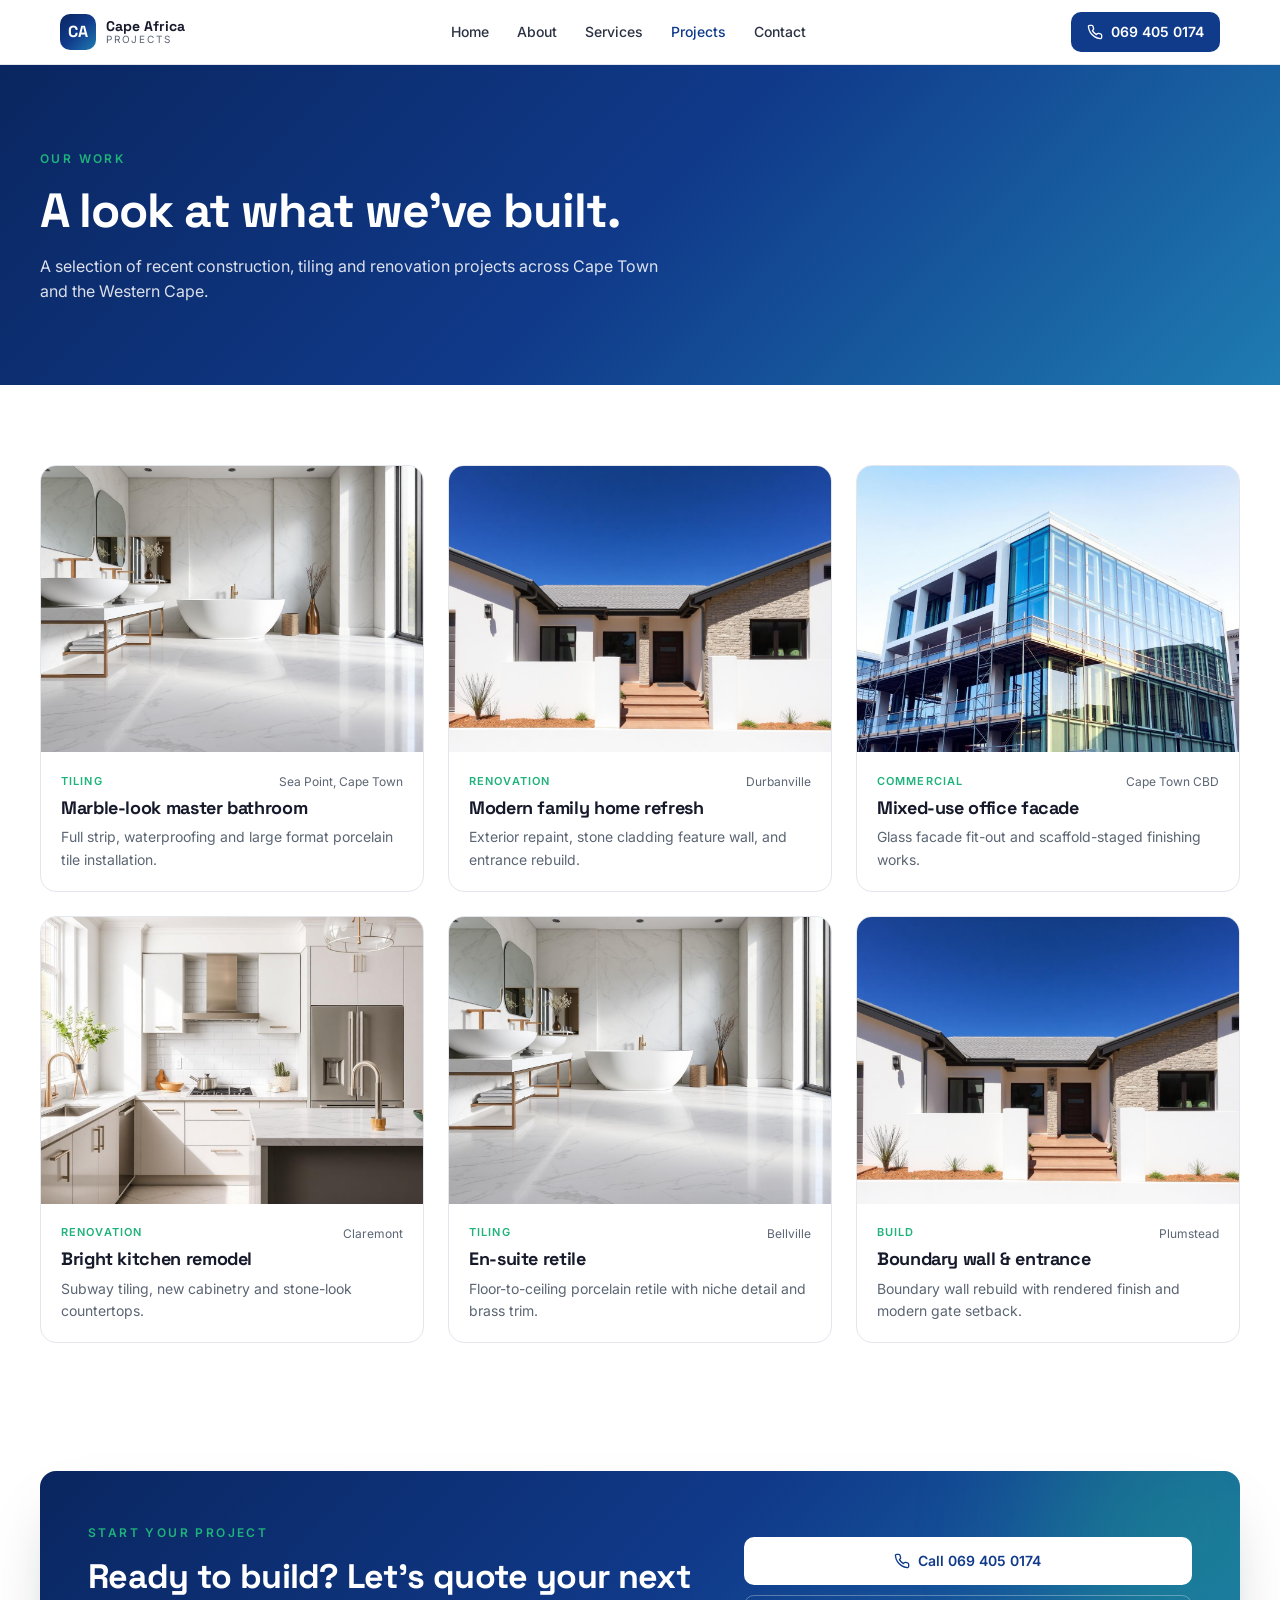
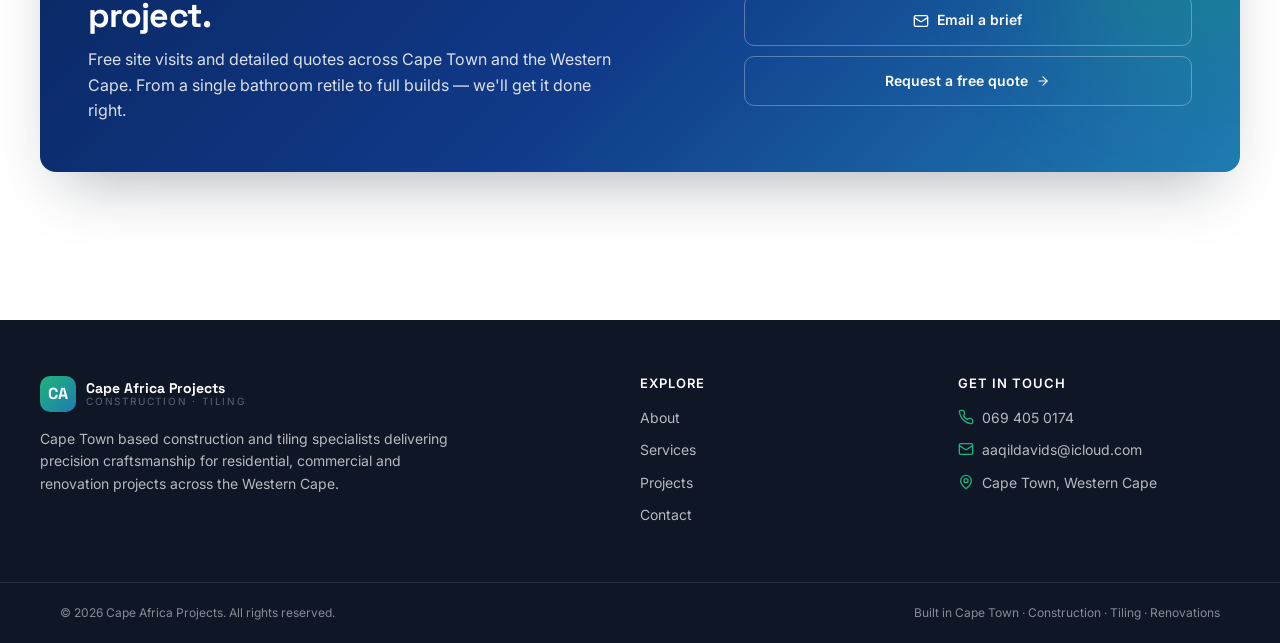
<file: projects.html>
<!doctype html>
<html lang="en">
<head>
  <meta charset="utf-8" />
  <meta name="viewport" content="width=device-width, initial-scale=1" />
  <title>Projects — Cape Africa Projects</title>
  <meta name="description" content="Selected construction, tiling and renovation work delivered by Cape Africa Projects." />
  <meta property="og:title" content="Projects — Cape Africa Projects" />
  <meta property="og:description" content="Selected construction, tiling and renovation work delivered by Cape Africa Projects." />
  <meta property="og:type" content="website" />
  <link rel="preconnect" href="https://fonts.googleapis.com" />
  <link rel="preconnect" href="https://fonts.gstatic.com" crossorigin />
  <link rel="stylesheet" href="https://fonts.googleapis.com/css2?family=Inter:wght@400;500;600&family=Space+Grotesk:wght@500;600;700&display=swap" />
  <link rel="stylesheet" href="styles.css" />
</head>
<body>

  <header class="header">
    <div class="container header-inner">
      <a class="brand" href="index.html">
        <span class="brand-mark">CA</span>
        <span class="brand-text">
          <span class="brand-name">Cape Africa</span>
          <span class="brand-sub">Projects</span>
        </span>
      </a>
      <nav class="nav" aria-label="Primary">
          <a href="index.html">Home</a>
          <a href="about.html">About</a>
          <a href="services.html">Services</a>
          <a href="projects.html">Projects</a>
          <a href="contact.html">Contact</a>
      </nav>
      <div class="header-cta">
        <a class="btn-call" href="tel:+27694050174"><svg xmlns="http://www.w3.org/2000/svg" width="16" height="16" viewBox="0 0 24 24" fill="none" stroke="currentColor" stroke-width="2" stroke-linecap="round" stroke-linejoin="round"><path d="M22 16.92v3a2 2 0 0 1-2.18 2 19.79 19.79 0 0 1-8.63-3.07 19.5 19.5 0 0 1-6-6 19.79 19.79 0 0 1-3.07-8.67A2 2 0 0 1 4.11 2h3a2 2 0 0 1 2 1.72c.13.96.37 1.9.72 2.81a2 2 0 0 1-.45 2.11L8.09 9.91a16 16 0 0 0 6 6l1.27-1.27a2 2 0 0 1 2.11-.45c.91.35 1.85.59 2.81.72A2 2 0 0 1 22 16.92z"/></svg> 069 405 0174</a>
      </div>
      <button class="menu-toggle" aria-label="Toggle menu" aria-expanded="false">
        <svg class="icon-open" xmlns="http://www.w3.org/2000/svg" width="22" height="22" viewBox="0 0 24 24" fill="none" stroke="currentColor" stroke-width="2" stroke-linecap="round" stroke-linejoin="round"><line x1="3" y1="12" x2="21" y2="12"/><line x1="3" y1="6" x2="21" y2="6"/><line x1="3" y1="18" x2="21" y2="18"/></svg>
        <svg class="icon-close" xmlns="http://www.w3.org/2000/svg" width="22" height="22" viewBox="0 0 24 24" fill="none" stroke="currentColor" stroke-width="2" stroke-linecap="round" stroke-linejoin="round"><line x1="18" y1="6" x2="6" y2="18"/><line x1="6" y1="6" x2="18" y2="18"/></svg>
      </button>
    </div>
    <div class="mobile-nav">
      <div class="container">
          <a href="index.html">Home</a>
          <a href="about.html">About</a>
          <a href="services.html">Services</a>
          <a href="projects.html">Projects</a>
          <a href="contact.html">Contact</a>
        <a class="btn-call" href="tel:+27694050174"><svg xmlns="http://www.w3.org/2000/svg" width="16" height="16" viewBox="0 0 24 24" fill="none" stroke="currentColor" stroke-width="2" stroke-linecap="round" stroke-linejoin="round"><path d="M22 16.92v3a2 2 0 0 1-2.18 2 19.79 19.79 0 0 1-8.63-3.07 19.5 19.5 0 0 1-6-6 19.79 19.79 0 0 1-3.07-8.67A2 2 0 0 1 4.11 2h3a2 2 0 0 1 2 1.72c.13.96.37 1.9.72 2.81a2 2 0 0 1-.45 2.11L8.09 9.91a16 16 0 0 0 6 6l1.27-1.27a2 2 0 0 1 2.11-.45c.91.35 1.85.59 2.81.72A2 2 0 0 1 22 16.92z"/></svg> Call 069 405 0174</a>
      </div>
    </div>
  </header>


  <section class="page-hero">
    <div class="container page-hero-inner">
      <span class="eyebrow-label">Our work</span>
      <h1>A look at what we've built.</h1>
      <p>A selection of recent construction, tiling and renovation projects across Cape Town and the Western Cape.</p>
    </div>
  </section>

  <section class="container section">
    <div class="projects">
      <article class="project"><div class="project-img"><img src="images/project-tiling.jpg" alt="Marble-look master bathroom" loading="lazy"/></div><div class="project-body"><div class="project-meta"><span class="project-tag">Tiling</span><span class="project-loc">Sea Point, Cape Town</span></div><h3>Marble-look master bathroom</h3><p>Full strip, waterproofing and large format porcelain tile installation.</p></div></article>
      <article class="project"><div class="project-img"><img src="images/project-renovation.jpg" alt="Modern family home refresh" loading="lazy"/></div><div class="project-body"><div class="project-meta"><span class="project-tag">Renovation</span><span class="project-loc">Durbanville</span></div><h3>Modern family home refresh</h3><p>Exterior repaint, stone cladding feature wall, and entrance rebuild.</p></div></article>
      <article class="project"><div class="project-img"><img src="images/project-commercial.jpg" alt="Mixed-use office facade" loading="lazy"/></div><div class="project-body"><div class="project-meta"><span class="project-tag">Commercial</span><span class="project-loc">Cape Town CBD</span></div><h3>Mixed-use office facade</h3><p>Glass facade fit-out and scaffold-staged finishing works.</p></div></article>
      <article class="project"><div class="project-img"><img src="images/project-kitchen.jpg" alt="Bright kitchen remodel" loading="lazy"/></div><div class="project-body"><div class="project-meta"><span class="project-tag">Renovation</span><span class="project-loc">Claremont</span></div><h3>Bright kitchen remodel</h3><p>Subway tiling, new cabinetry and stone-look countertops.</p></div></article>
      <article class="project"><div class="project-img"><img src="images/project-tiling.jpg" alt="En-suite retile" loading="lazy"/></div><div class="project-body"><div class="project-meta"><span class="project-tag">Tiling</span><span class="project-loc">Bellville</span></div><h3>En-suite retile</h3><p>Floor-to-ceiling porcelain retile with niche detail and brass trim.</p></div></article>
      <article class="project"><div class="project-img"><img src="images/project-renovation.jpg" alt="Boundary wall & entrance" loading="lazy"/></div><div class="project-body"><div class="project-meta"><span class="project-tag">Build</span><span class="project-loc">Plumstead</span></div><h3>Boundary wall & entrance</h3><p>Boundary wall rebuild with rendered finish and modern gate setback.</p></div></article>
    </div>
  </section>

  
  <section class="container section-sm">
    <div class="cta-banner">
      <div class="cta-inner">
        <div>
          <span class="section-eyebrow">Start your project</span>
          <h2>Ready to build? Let's quote your next project.</h2>
          <p>Free site visits and detailed quotes across Cape Town and the Western Cape. From a single bathroom retile to full builds — we'll get it done right.</p>
        </div>
        <div class="cta-actions">
          <a class="btn btn-light btn-block" href="tel:+27694050174"><svg xmlns="http://www.w3.org/2000/svg" width="16" height="16" viewBox="0 0 24 24" fill="none" stroke="currentColor" stroke-width="2" stroke-linecap="round" stroke-linejoin="round"><path d="M22 16.92v3a2 2 0 0 1-2.18 2 19.79 19.79 0 0 1-8.63-3.07 19.5 19.5 0 0 1-6-6 19.79 19.79 0 0 1-3.07-8.67A2 2 0 0 1 4.11 2h3a2 2 0 0 1 2 1.72c.13.96.37 1.9.72 2.81a2 2 0 0 1-.45 2.11L8.09 9.91a16 16 0 0 0 6 6l1.27-1.27a2 2 0 0 1 2.11-.45c.91.35 1.85.59 2.81.72A2 2 0 0 1 22 16.92z"/></svg> Call 069 405 0174</a>
          <a class="btn btn-outline-light btn-block" href="mailto:aaqildavids@icloud.com"><svg xmlns="http://www.w3.org/2000/svg" width="16" height="16" viewBox="0 0 24 24" fill="none" stroke="currentColor" stroke-width="2" stroke-linecap="round" stroke-linejoin="round"><rect width="20" height="16" x="2" y="4" rx="2"/><path d="m22 7-8.97 5.7a1.94 1.94 0 0 1-2.06 0L2 7"/></svg> Email a brief</a>
          <a class="btn btn-outline-light btn-block" href="contact.html">Request a free quote <svg xmlns="http://www.w3.org/2000/svg" width="14" height="14" viewBox="0 0 24 24" fill="none" stroke="currentColor" stroke-width="2" stroke-linecap="round" stroke-linejoin="round"><line x1="5" y1="12" x2="19" y2="12"/><polyline points="12 5 19 12 12 19"/></svg></a>
        </div>
      </div>
    </div>
  </section>



  <footer class="footer">
    <div class="container footer-grid">
      <div>
        <div class="brand">
          <span class="brand-mark">CA</span>
          <span class="brand-text">
            <span class="brand-name" style="color:#fff">Cape Africa Projects</span>
            <span class="brand-sub">Construction · Tiling</span>
          </span>
        </div>
        <p class="footer-tag">Cape Town based construction and tiling specialists delivering precision craftsmanship for residential, commercial and renovation projects across the Western Cape.</p>
      </div>
      <div>
        <h4>Explore</h4>
        <ul>
          <li><a href="about.html">About</a></li>
          <li><a href="services.html">Services</a></li>
          <li><a href="projects.html">Projects</a></li>
          <li><a href="contact.html">Contact</a></li>
        </ul>
      </div>
      <div>
        <h4>Get in touch</h4>
        <ul class="contact-list">
          <li><svg xmlns="http://www.w3.org/2000/svg" width="16" height="16" viewBox="0 0 24 24" fill="none" stroke="currentColor" stroke-width="2" stroke-linecap="round" stroke-linejoin="round"><path d="M22 16.92v3a2 2 0 0 1-2.18 2 19.79 19.79 0 0 1-8.63-3.07 19.5 19.5 0 0 1-6-6 19.79 19.79 0 0 1-3.07-8.67A2 2 0 0 1 4.11 2h3a2 2 0 0 1 2 1.72c.13.96.37 1.9.72 2.81a2 2 0 0 1-.45 2.11L8.09 9.91a16 16 0 0 0 6 6l1.27-1.27a2 2 0 0 1 2.11-.45c.91.35 1.85.59 2.81.72A2 2 0 0 1 22 16.92z"/></svg><a href="tel:+27694050174">069 405 0174</a></li>
          <li><svg xmlns="http://www.w3.org/2000/svg" width="16" height="16" viewBox="0 0 24 24" fill="none" stroke="currentColor" stroke-width="2" stroke-linecap="round" stroke-linejoin="round"><rect width="20" height="16" x="2" y="4" rx="2"/><path d="m22 7-8.97 5.7a1.94 1.94 0 0 1-2.06 0L2 7"/></svg><a href="mailto:aaqildavids@icloud.com">aaqildavids@icloud.com</a></li>
          <li><svg xmlns="http://www.w3.org/2000/svg" width="16" height="16" viewBox="0 0 24 24" fill="none" stroke="currentColor" stroke-width="2" stroke-linecap="round" stroke-linejoin="round"><path d="M20 10c0 6-8 12-8 12s-8-6-8-12a8 8 0 0 1 16 0Z"/><circle cx="12" cy="10" r="3"/></svg><span>Cape Town, Western Cape</span></li>
        </ul>
      </div>
    </div>
    <div class="footer-bottom">
      <div class="container">
        <p>© <span id="year"></span> Cape Africa Projects. All rights reserved.</p>
        <p>Built in Cape Town · Construction · Tiling · Renovations</p>
      </div>
    </div>
  </footer>
  <script src="script.js"></script>

</body>
</html>
</file>
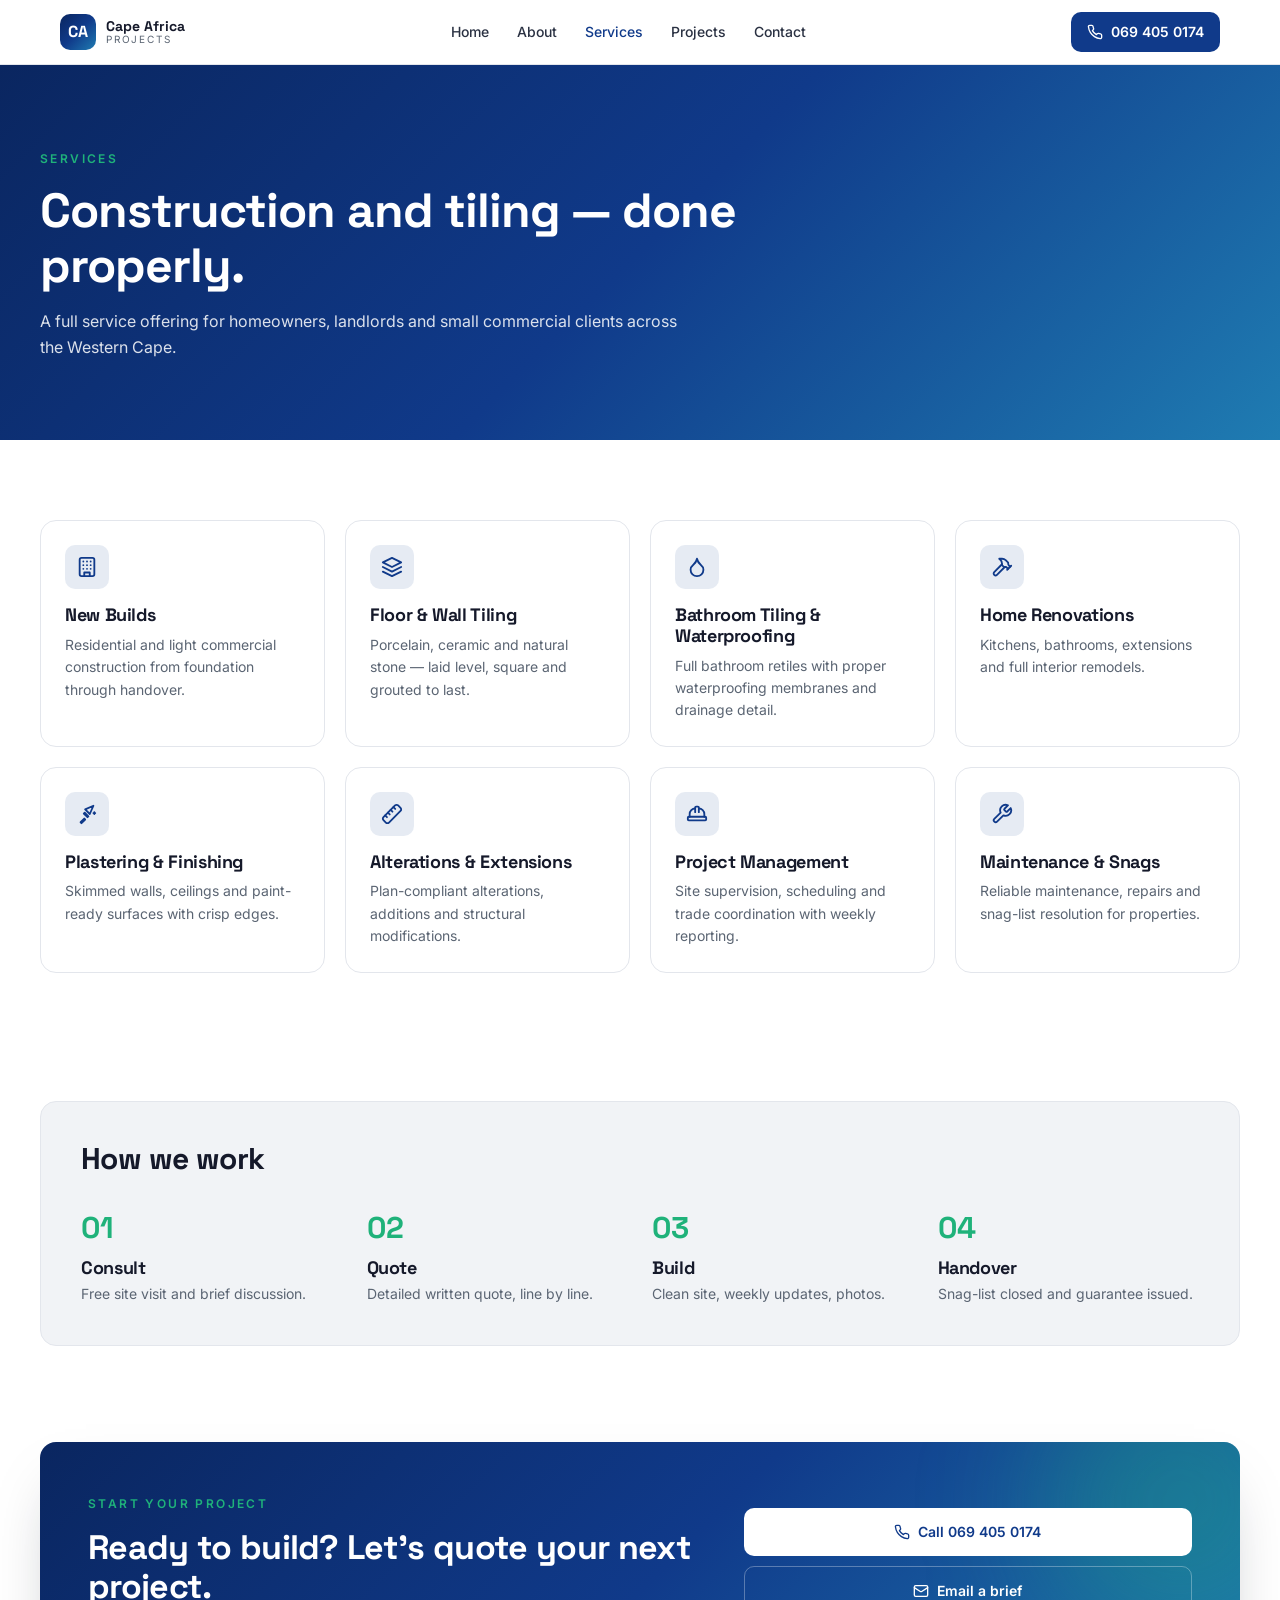
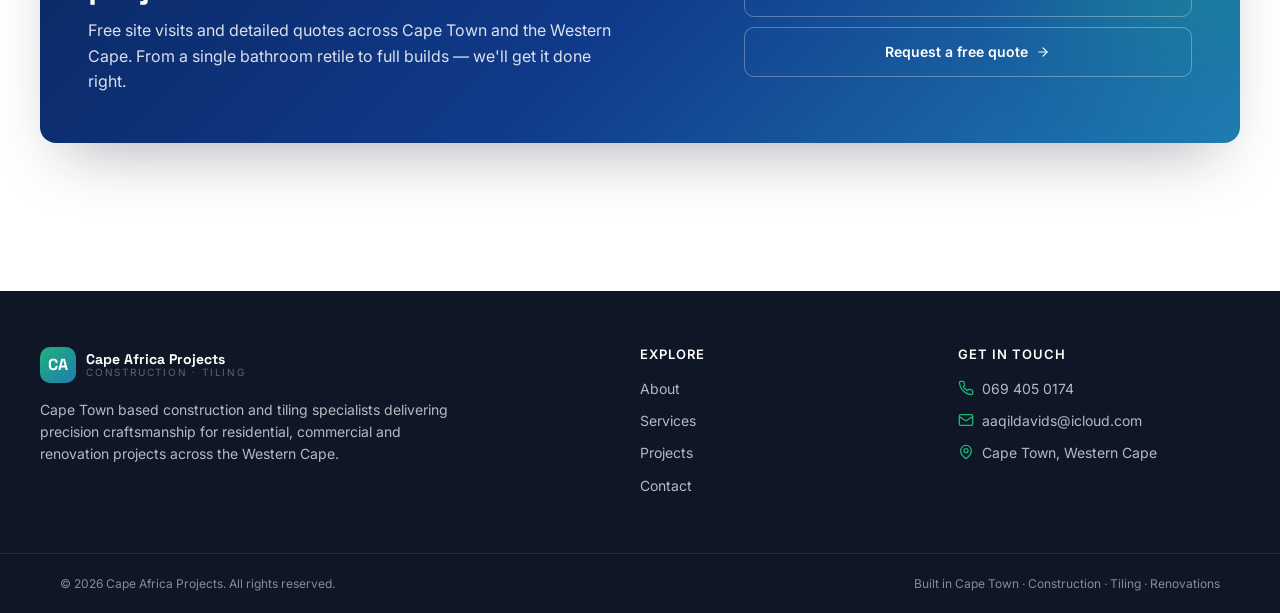
<file: services.html>
<!doctype html>
<html lang="en">
<head>
  <meta charset="utf-8" />
  <meta name="viewport" content="width=device-width, initial-scale=1" />
  <title>Services — Cape Africa Projects</title>
  <meta name="description" content="Construction, tiling, renovations and project management services across Cape Town." />
  <meta property="og:title" content="Services — Cape Africa Projects" />
  <meta property="og:description" content="Construction, tiling, renovations and project management services across Cape Town." />
  <meta property="og:type" content="website" />
  <link rel="preconnect" href="https://fonts.googleapis.com" />
  <link rel="preconnect" href="https://fonts.gstatic.com" crossorigin />
  <link rel="stylesheet" href="https://fonts.googleapis.com/css2?family=Inter:wght@400;500;600&family=Space+Grotesk:wght@500;600;700&display=swap" />
  <link rel="stylesheet" href="styles.css" />
</head>
<body>

  <header class="header">
    <div class="container header-inner">
      <a class="brand" href="index.html">
        <span class="brand-mark">CA</span>
        <span class="brand-text">
          <span class="brand-name">Cape Africa</span>
          <span class="brand-sub">Projects</span>
        </span>
      </a>
      <nav class="nav" aria-label="Primary">
          <a href="index.html">Home</a>
          <a href="about.html">About</a>
          <a href="services.html">Services</a>
          <a href="projects.html">Projects</a>
          <a href="contact.html">Contact</a>
      </nav>
      <div class="header-cta">
        <a class="btn-call" href="tel:+27694050174"><svg xmlns="http://www.w3.org/2000/svg" width="16" height="16" viewBox="0 0 24 24" fill="none" stroke="currentColor" stroke-width="2" stroke-linecap="round" stroke-linejoin="round"><path d="M22 16.92v3a2 2 0 0 1-2.18 2 19.79 19.79 0 0 1-8.63-3.07 19.5 19.5 0 0 1-6-6 19.79 19.79 0 0 1-3.07-8.67A2 2 0 0 1 4.11 2h3a2 2 0 0 1 2 1.72c.13.96.37 1.9.72 2.81a2 2 0 0 1-.45 2.11L8.09 9.91a16 16 0 0 0 6 6l1.27-1.27a2 2 0 0 1 2.11-.45c.91.35 1.85.59 2.81.72A2 2 0 0 1 22 16.92z"/></svg> 069 405 0174</a>
      </div>
      <button class="menu-toggle" aria-label="Toggle menu" aria-expanded="false">
        <svg class="icon-open" xmlns="http://www.w3.org/2000/svg" width="22" height="22" viewBox="0 0 24 24" fill="none" stroke="currentColor" stroke-width="2" stroke-linecap="round" stroke-linejoin="round"><line x1="3" y1="12" x2="21" y2="12"/><line x1="3" y1="6" x2="21" y2="6"/><line x1="3" y1="18" x2="21" y2="18"/></svg>
        <svg class="icon-close" xmlns="http://www.w3.org/2000/svg" width="22" height="22" viewBox="0 0 24 24" fill="none" stroke="currentColor" stroke-width="2" stroke-linecap="round" stroke-linejoin="round"><line x1="18" y1="6" x2="6" y2="18"/><line x1="6" y1="6" x2="18" y2="18"/></svg>
      </button>
    </div>
    <div class="mobile-nav">
      <div class="container">
          <a href="index.html">Home</a>
          <a href="about.html">About</a>
          <a href="services.html">Services</a>
          <a href="projects.html">Projects</a>
          <a href="contact.html">Contact</a>
        <a class="btn-call" href="tel:+27694050174"><svg xmlns="http://www.w3.org/2000/svg" width="16" height="16" viewBox="0 0 24 24" fill="none" stroke="currentColor" stroke-width="2" stroke-linecap="round" stroke-linejoin="round"><path d="M22 16.92v3a2 2 0 0 1-2.18 2 19.79 19.79 0 0 1-8.63-3.07 19.5 19.5 0 0 1-6-6 19.79 19.79 0 0 1-3.07-8.67A2 2 0 0 1 4.11 2h3a2 2 0 0 1 2 1.72c.13.96.37 1.9.72 2.81a2 2 0 0 1-.45 2.11L8.09 9.91a16 16 0 0 0 6 6l1.27-1.27a2 2 0 0 1 2.11-.45c.91.35 1.85.59 2.81.72A2 2 0 0 1 22 16.92z"/></svg> Call 069 405 0174</a>
      </div>
    </div>
  </header>


  <section class="page-hero">
    <div class="container page-hero-inner">
      <span class="eyebrow-label">Services</span>
      <h1>Construction and tiling — done properly.</h1>
      <p>A full service offering for homeowners, landlords and small commercial clients across the Western Cape.</p>
    </div>
  </section>

  <section class="container section">
    <div class="cards">
      <div class="card"><div class="card-icon"><svg xmlns="http://www.w3.org/2000/svg" width="22" height="22" viewBox="0 0 24 24" fill="none" stroke="currentColor" stroke-width="2" stroke-linecap="round" stroke-linejoin="round"><rect width="16" height="20" x="4" y="2" rx="2"/><path d="M9 22v-4h6v4"/><path d="M8 6h.01"/><path d="M16 6h.01"/><path d="M12 6h.01"/><path d="M12 10h.01"/><path d="M12 14h.01"/><path d="M16 10h.01"/><path d="M16 14h.01"/><path d="M8 10h.01"/><path d="M8 14h.01"/></svg></div><h3>New Builds</h3><p>Residential and light commercial construction from foundation through handover.</p></div>
      <div class="card"><div class="card-icon"><svg xmlns="http://www.w3.org/2000/svg" width="22" height="22" viewBox="0 0 24 24" fill="none" stroke="currentColor" stroke-width="2" stroke-linecap="round" stroke-linejoin="round"><polygon points="12 2 2 7 12 12 22 7 12 2"/><polyline points="2 17 12 22 22 17"/><polyline points="2 12 12 17 22 12"/></svg></div><h3>Floor & Wall Tiling</h3><p>Porcelain, ceramic and natural stone — laid level, square and grouted to last.</p></div>
      <div class="card"><div class="card-icon"><svg xmlns="http://www.w3.org/2000/svg" width="22" height="22" viewBox="0 0 24 24" fill="none" stroke="currentColor" stroke-width="2" stroke-linecap="round" stroke-linejoin="round"><path d="M12 22a7 7 0 0 0 7-7c0-2-1-3.9-3-5.5s-3.5-4-4-6.5c-.5 2.5-2 4.9-4 6.5C6 11.1 5 13 5 15a7 7 0 0 0 7 7z"/></svg></div><h3>Bathroom Tiling & Waterproofing</h3><p>Full bathroom retiles with proper waterproofing membranes and drainage detail.</p></div>
      <div class="card"><div class="card-icon"><svg xmlns="http://www.w3.org/2000/svg" width="22" height="22" viewBox="0 0 24 24" fill="none" stroke="currentColor" stroke-width="2" stroke-linecap="round" stroke-linejoin="round"><path d="m15 12-8.5 8.5a2.12 2.12 0 1 1-3-3L12 9"/><path d="M17.64 15 22 10.64"/><path d="m20.91 11.7-1.25-1.25c-.6-.6-.93-1.4-.93-2.25v-.86L16.01 4.6a5.56 5.56 0 0 0-3.94-1.64H9l.92.82A6.18 6.18 0 0 1 12 8.4v1.56l2 2h2.47l2.26 1.91"/></svg></div><h3>Home Renovations</h3><p>Kitchens, bathrooms, extensions and full interior remodels.</p></div>
      <div class="card"><div class="card-icon"><svg xmlns="http://www.w3.org/2000/svg" width="22" height="22" viewBox="0 0 24 24" fill="none" stroke="currentColor" stroke-width="2" stroke-linecap="round" stroke-linejoin="round"><path d="M19 11h2m-1-1v2M5 21l4-4 1 1-4 4-1-1Zm10-9 4-9-9 4Z"/><path d="m12.5 15.5 1-1-4-4-1 1Z"/></svg></div><h3>Plastering & Finishing</h3><p>Skimmed walls, ceilings and paint-ready surfaces with crisp edges.</p></div>
      <div class="card"><div class="card-icon"><svg xmlns="http://www.w3.org/2000/svg" width="22" height="22" viewBox="0 0 24 24" fill="none" stroke="currentColor" stroke-width="2" stroke-linecap="round" stroke-linejoin="round"><path d="M21.3 8.7 8.7 21.3a2.4 2.4 0 0 1-3.4 0L2.7 18.7a2.4 2.4 0 0 1 0-3.4L15.3 2.7a2.4 2.4 0 0 1 3.4 0l2.6 2.6a2.4 2.4 0 0 1 0 3.4Z"/><path d="m7.5 10.5 2 2"/><path d="m10.5 7.5 2 2"/><path d="m13.5 4.5 2 2"/><path d="m4.5 13.5 2 2"/></svg></div><h3>Alterations & Extensions</h3><p>Plan-compliant alterations, additions and structural modifications.</p></div>
      <div class="card"><div class="card-icon"><svg xmlns="http://www.w3.org/2000/svg" width="22" height="22" viewBox="0 0 24 24" fill="none" stroke="currentColor" stroke-width="2" stroke-linecap="round" stroke-linejoin="round"><path d="M2 18a1 1 0 0 0 1 1h18a1 1 0 0 0 1-1v-2a1 1 0 0 0-1-1H3a1 1 0 0 0-1 1z"/><path d="M10 10V5a1 1 0 0 1 1-1h2a1 1 0 0 1 1 1v5"/><path d="M4 15v-3a6 6 0 0 1 6-6h0"/><path d="M14 6h0a6 6 0 0 1 6 6v3"/></svg></div><h3>Project Management</h3><p>Site supervision, scheduling and trade coordination with weekly reporting.</p></div>
      <div class="card"><div class="card-icon"><svg xmlns="http://www.w3.org/2000/svg" width="22" height="22" viewBox="0 0 24 24" fill="none" stroke="currentColor" stroke-width="2" stroke-linecap="round" stroke-linejoin="round"><path d="M14.7 6.3a1 1 0 0 0 0 1.4l1.6 1.6a1 1 0 0 0 1.4 0l3.77-3.77a6 6 0 0 1-7.94 7.94l-6.91 6.91a2.12 2.12 0 0 1-3-3l6.91-6.91a6 6 0 0 1 7.94-7.94l-3.76 3.76z"/></svg></div><h3>Maintenance & Snags</h3><p>Reliable maintenance, repairs and snag-list resolution for properties.</p></div>
    </div>
  </section>

  <section class="container section-sm">
    <div class="process">
      <h2>How we work</h2>
      <div class="process-grid">
        <div class="step"><div class="step-n">01</div><h3>Consult</h3><p>Free site visit and brief discussion.</p></div>
        <div class="step"><div class="step-n">02</div><h3>Quote</h3><p>Detailed written quote, line by line.</p></div>
        <div class="step"><div class="step-n">03</div><h3>Build</h3><p>Clean site, weekly updates, photos.</p></div>
        <div class="step"><div class="step-n">04</div><h3>Handover</h3><p>Snag-list closed and guarantee issued.</p></div>
      </div>
    </div>
  </section>

  
  <section class="container section-sm">
    <div class="cta-banner">
      <div class="cta-inner">
        <div>
          <span class="section-eyebrow">Start your project</span>
          <h2>Ready to build? Let's quote your next project.</h2>
          <p>Free site visits and detailed quotes across Cape Town and the Western Cape. From a single bathroom retile to full builds — we'll get it done right.</p>
        </div>
        <div class="cta-actions">
          <a class="btn btn-light btn-block" href="tel:+27694050174"><svg xmlns="http://www.w3.org/2000/svg" width="16" height="16" viewBox="0 0 24 24" fill="none" stroke="currentColor" stroke-width="2" stroke-linecap="round" stroke-linejoin="round"><path d="M22 16.92v3a2 2 0 0 1-2.18 2 19.79 19.79 0 0 1-8.63-3.07 19.5 19.5 0 0 1-6-6 19.79 19.79 0 0 1-3.07-8.67A2 2 0 0 1 4.11 2h3a2 2 0 0 1 2 1.72c.13.96.37 1.9.72 2.81a2 2 0 0 1-.45 2.11L8.09 9.91a16 16 0 0 0 6 6l1.27-1.27a2 2 0 0 1 2.11-.45c.91.35 1.85.59 2.81.72A2 2 0 0 1 22 16.92z"/></svg> Call 069 405 0174</a>
          <a class="btn btn-outline-light btn-block" href="mailto:aaqildavids@icloud.com"><svg xmlns="http://www.w3.org/2000/svg" width="16" height="16" viewBox="0 0 24 24" fill="none" stroke="currentColor" stroke-width="2" stroke-linecap="round" stroke-linejoin="round"><rect width="20" height="16" x="2" y="4" rx="2"/><path d="m22 7-8.97 5.7a1.94 1.94 0 0 1-2.06 0L2 7"/></svg> Email a brief</a>
          <a class="btn btn-outline-light btn-block" href="contact.html">Request a free quote <svg xmlns="http://www.w3.org/2000/svg" width="14" height="14" viewBox="0 0 24 24" fill="none" stroke="currentColor" stroke-width="2" stroke-linecap="round" stroke-linejoin="round"><line x1="5" y1="12" x2="19" y2="12"/><polyline points="12 5 19 12 12 19"/></svg></a>
        </div>
      </div>
    </div>
  </section>



  <footer class="footer">
    <div class="container footer-grid">
      <div>
        <div class="brand">
          <span class="brand-mark">CA</span>
          <span class="brand-text">
            <span class="brand-name" style="color:#fff">Cape Africa Projects</span>
            <span class="brand-sub">Construction · Tiling</span>
          </span>
        </div>
        <p class="footer-tag">Cape Town based construction and tiling specialists delivering precision craftsmanship for residential, commercial and renovation projects across the Western Cape.</p>
      </div>
      <div>
        <h4>Explore</h4>
        <ul>
          <li><a href="about.html">About</a></li>
          <li><a href="services.html">Services</a></li>
          <li><a href="projects.html">Projects</a></li>
          <li><a href="contact.html">Contact</a></li>
        </ul>
      </div>
      <div>
        <h4>Get in touch</h4>
        <ul class="contact-list">
          <li><svg xmlns="http://www.w3.org/2000/svg" width="16" height="16" viewBox="0 0 24 24" fill="none" stroke="currentColor" stroke-width="2" stroke-linecap="round" stroke-linejoin="round"><path d="M22 16.92v3a2 2 0 0 1-2.18 2 19.79 19.79 0 0 1-8.63-3.07 19.5 19.5 0 0 1-6-6 19.79 19.79 0 0 1-3.07-8.67A2 2 0 0 1 4.11 2h3a2 2 0 0 1 2 1.72c.13.96.37 1.9.72 2.81a2 2 0 0 1-.45 2.11L8.09 9.91a16 16 0 0 0 6 6l1.27-1.27a2 2 0 0 1 2.11-.45c.91.35 1.85.59 2.81.72A2 2 0 0 1 22 16.92z"/></svg><a href="tel:+27694050174">069 405 0174</a></li>
          <li><svg xmlns="http://www.w3.org/2000/svg" width="16" height="16" viewBox="0 0 24 24" fill="none" stroke="currentColor" stroke-width="2" stroke-linecap="round" stroke-linejoin="round"><rect width="20" height="16" x="2" y="4" rx="2"/><path d="m22 7-8.97 5.7a1.94 1.94 0 0 1-2.06 0L2 7"/></svg><a href="mailto:aaqildavids@icloud.com">aaqildavids@icloud.com</a></li>
          <li><svg xmlns="http://www.w3.org/2000/svg" width="16" height="16" viewBox="0 0 24 24" fill="none" stroke="currentColor" stroke-width="2" stroke-linecap="round" stroke-linejoin="round"><path d="M20 10c0 6-8 12-8 12s-8-6-8-12a8 8 0 0 1 16 0Z"/><circle cx="12" cy="10" r="3"/></svg><span>Cape Town, Western Cape</span></li>
        </ul>
      </div>
    </div>
    <div class="footer-bottom">
      <div class="container">
        <p>© <span id="year"></span> Cape Africa Projects. All rights reserved.</p>
        <p>Built in Cape Town · Construction · Tiling · Renovations</p>
      </div>
    </div>
  </footer>
  <script src="script.js"></script>

</body>
</html>
</file>
<file: styles.css>
/* Cape Africa Projects — styles.css
 * Palette: deep cape blue, structural green, black, white
 * Fonts: Space Grotesk (display) + Inter (body)
 */

:root {
  --ink: #0f1626;
  --bg: #ffffff;
  --surface: #f7f8fa;
  --muted: #f1f3f6;
  --muted-fg: #5b6573;
  --border: #e3e6ec;
  --fg: #15192a;

  --primary: #103a8a;          /* deep cape blue */
  --primary-dark: #0a2660;
  --primary-fg: #ffffff;

  --secondary: #1fb27a;         /* structural green */
  --secondary-dark: #168a5d;
  --secondary-fg: #0f1626;

  --radius: 10px;
  --radius-lg: 16px;
  --shadow: 0 10px 30px -12px rgba(15, 22, 38, 0.25);
  --shadow-lg: 0 30px 60px -25px rgba(15, 22, 38, 0.35);

  --gradient-hero: linear-gradient(135deg, #0a2660 0%, #103a8a 50%, #1f7cb2 100%);
  --gradient-accent: linear-gradient(135deg, #1fb27a 0%, #1f7cb2 100%);

  --font-display: "Space Grotesk", system-ui, -apple-system, Segoe UI, Roboto, sans-serif;
  --font-body: "Inter", system-ui, -apple-system, Segoe UI, Roboto, sans-serif;
}

/* Reset */
*, *::before, *::after { box-sizing: border-box; }
* { margin: 0; padding: 0; }
html { scroll-behavior: smooth; -webkit-text-size-adjust: 100%; }
body {
  font-family: var(--font-body);
  color: var(--fg);
  background: var(--bg);
  line-height: 1.6;
  -webkit-font-smoothing: antialiased;
}
img { max-width: 100%; display: block; }
a { color: inherit; text-decoration: none; }
button { font: inherit; cursor: pointer; border: 0; background: none; color: inherit; }
ul { list-style: none; }
h1, h2, h3, h4 {
  font-family: var(--font-display);
  font-weight: 700;
  letter-spacing: -0.02em;
  line-height: 1.15;
  color: var(--fg);
}

/* Layout */
.container { max-width: 1200px; margin: 0 auto; padding: 0 20px; }
.section { padding: 80px 0; }
.section-sm { padding: 48px 0; }

/* Header */
.header {
  position: sticky;
  top: 0;
  z-index: 50;
  background: rgba(255,255,255,0.85);
  backdrop-filter: saturate(180%) blur(10px);
  -webkit-backdrop-filter: saturate(180%) blur(10px);
  border-bottom: 1px solid var(--border);
}
.header-inner {
  display: flex;
  align-items: center;
  justify-content: space-between;
  height: 64px;
}
.brand { display: flex; align-items: center; gap: 10px; }
.brand-mark {
  width: 36px; height: 36px;
  display: grid; place-items: center;
  border-radius: var(--radius);
  background: var(--gradient-hero);
  color: #fff;
  font-family: var(--font-display);
  font-weight: 700;
}
.brand-text { display: flex; flex-direction: column; line-height: 1.1; }
.brand-name { font-family: var(--font-display); font-weight: 700; font-size: 14px; }
.brand-sub { font-size: 10px; letter-spacing: 0.18em; text-transform: uppercase; color: var(--muted-fg); }

.nav { display: none; gap: 4px; }
.nav a {
  padding: 8px 12px;
  font-size: 14px;
  font-weight: 500;
  color: #2a3142;
  border-radius: 8px;
  transition: color .15s, background .15s;
}
.nav a:hover { color: var(--primary); }
.nav a.active { color: var(--primary); }

.header-cta { display: none; }
.btn-call {
  display: inline-flex; align-items: center; gap: 8px;
  background: var(--primary); color: var(--primary-fg);
  padding: 9px 16px; border-radius: var(--radius);
  font-size: 14px; font-weight: 600;
  transition: opacity .15s, transform .15s;
}
.btn-call:hover { opacity: 0.92; }

.menu-toggle {
  display: inline-grid; place-items: center;
  width: 40px; height: 40px;
  border-radius: 8px;
}
.menu-toggle:hover { background: var(--muted); }
.menu-toggle svg { width: 22px; height: 22px; }
.menu-toggle .icon-close { display: none; }
.menu-toggle.open .icon-open { display: none; }
.menu-toggle.open .icon-close { display: block; }

.mobile-nav {
  display: none;
  border-top: 1px solid var(--border);
  background: #fff;
}
.mobile-nav.open { display: block; }
.mobile-nav .container { padding-top: 12px; padding-bottom: 12px; display: flex; flex-direction: column; gap: 4px; }
.mobile-nav a {
  padding: 10px 12px; font-size: 14px; font-weight: 500;
  border-radius: 8px; color: #2a3142;
}
.mobile-nav a:hover, .mobile-nav a.active { background: var(--muted); color: var(--primary); }
.mobile-nav .btn-call { justify-content: center; margin-top: 8px; }

@media (min-width: 860px) {
  .nav, .header-cta { display: flex; align-items: center; }
  .menu-toggle { display: none; }
}

/* Buttons */
.btn {
  display: inline-flex; align-items: center; gap: 8px;
  padding: 13px 20px;
  border-radius: var(--radius);
  font-size: 14px; font-weight: 600;
  transition: opacity .15s, transform .15s, background .15s, color .15s;
}
.btn-primary { background: var(--secondary); color: var(--secondary-fg); }
.btn-primary:hover { opacity: 0.92; }
.btn-ghost {
  background: rgba(255,255,255,0.06);
  border: 1px solid rgba(255,255,255,0.3);
  color: #fff;
  backdrop-filter: blur(6px);
}
.btn-ghost:hover { background: rgba(255,255,255,0.12); }
.btn-light { background: #fff; color: var(--primary); }
.btn-light:hover { background: var(--secondary); color: var(--secondary-fg); }
.btn-outline-light { border: 1px solid rgba(255,255,255,0.3); color: #fff; }
.btn-outline-light:hover { background: rgba(255,255,255,0.1); }
.btn-block { width: 100%; justify-content: center; }

/* Hero */
.hero { position: relative; isolate: isolate; overflow: hidden; color: #fff; }
.hero-bg { position: absolute; inset: 0; z-index: -2; width: 100%; height: 100%; object-fit: cover; }
.hero-overlay {
  position: absolute; inset: 0; z-index: -1;
  background: linear-gradient(to right, rgba(15,22,38,0.92) 0%, rgba(15,22,38,0.7) 50%, rgba(15,22,38,0.1) 100%);
}
.hero-inner { padding: 110px 0; max-width: 640px; }
.eyebrow {
  display: inline-flex; align-items: center; gap: 8px;
  padding: 5px 12px;
  font-size: 12px; font-weight: 500;
  border: 1px solid rgba(255,255,255,0.2);
  background: rgba(255,255,255,0.1);
  border-radius: 999px;
  backdrop-filter: blur(6px);
}
.eyebrow .dot { width: 6px; height: 6px; border-radius: 50%; background: var(--secondary); }
.hero h1 { font-size: clamp(36px, 6vw, 64px); margin-top: 18px; }
.hero h1 .accent { color: var(--secondary); }
.hero p { margin-top: 18px; font-size: 17px; color: rgba(255,255,255,0.88); max-width: 560px; }
.hero-actions { margin-top: 30px; display: flex; flex-wrap: wrap; gap: 12px; }

.page-hero { background: var(--gradient-hero); color: #fff; }
.page-hero-inner { padding: 80px 0; }
.page-hero .eyebrow-label {
  font-size: 12px; font-weight: 600; letter-spacing: 0.2em; text-transform: uppercase; color: var(--secondary);
}
.page-hero h1 { font-size: clamp(32px, 5vw, 48px); margin-top: 12px; max-width: 720px; color: #fff; }
.page-hero p { margin-top: 16px; color: rgba(255,255,255,0.85); max-width: 640px; }

/* Stats */
.stats {
  background: var(--muted);
  border-top: 1px solid var(--border);
  border-bottom: 1px solid var(--border);
}
.stats-grid {
  display: grid; grid-template-columns: repeat(2, 1fr);
  gap: 24px; padding: 40px 0;
}
.stat-v { font-family: var(--font-display); font-size: 32px; font-weight: 700; color: var(--primary); }
.stat-l { margin-top: 4px; font-size: 11px; text-transform: uppercase; letter-spacing: 0.12em; color: var(--muted-fg); }
@media (min-width: 720px) { .stats-grid { grid-template-columns: repeat(4, 1fr); } }

/* Section heads */
.section-head { display: flex; align-items: end; justify-content: space-between; flex-wrap: wrap; gap: 16px; margin-bottom: 36px; }
.section-eyebrow { font-size: 12px; font-weight: 600; letter-spacing: 0.2em; text-transform: uppercase; color: var(--secondary); }
.section-title { font-size: clamp(26px, 3.5vw, 38px); margin-top: 10px; }
.link-arrow { font-size: 14px; font-weight: 600; color: var(--primary); display: inline-flex; align-items: center; gap: 4px; }
.link-arrow:hover { opacity: 0.8; }

/* Intro grid */
.intro { display: grid; gap: 48px; align-items: center; }
.intro h2 { font-size: clamp(26px, 3.5vw, 36px); }
.intro p { margin-top: 16px; color: var(--muted-fg); }
.checklist { margin-top: 22px; display: flex; flex-direction: column; gap: 12px; font-size: 14px; }
.checklist li { display: flex; gap: 8px; align-items: flex-start; }
.check-icon { color: var(--secondary); flex-shrink: 0; margin-top: 2px; }
.intro-img-wrap { position: relative; }
.intro-img { border-radius: var(--radius-lg); box-shadow: var(--shadow-lg); aspect-ratio: 4/3; object-fit: cover; width: 100%; }
.intro-badge {
  position: absolute; left: -20px; bottom: -20px;
  background: #fff; border: 1px solid var(--border);
  border-radius: 12px; box-shadow: var(--shadow);
  padding: 14px; width: 220px;
  display: none;
}
.intro-badge-title { display: flex; align-items: center; gap: 6px; color: var(--secondary); font-weight: 600; font-size: 14px; color: var(--fg); }
.intro-badge-title svg { color: var(--secondary); }
.intro-badge p { margin-top: 4px; font-size: 12px; color: var(--muted-fg); }
@media (min-width: 900px) { .intro { grid-template-columns: 1fr 1fr; } .intro-badge { display: block; } }

/* Service cards */
.cards { display: grid; gap: 20px; grid-template-columns: 1fr; }
@media (min-width: 600px) { .cards { grid-template-columns: 1fr 1fr; } }
@media (min-width: 980px) { .cards { grid-template-columns: repeat(4, 1fr); } }
.card {
  border: 1px solid var(--border);
  background: #fff;
  border-radius: var(--radius-lg);
  padding: 24px;
  transition: border-color .2s, transform .2s, box-shadow .2s;
}
.card:hover { border-color: var(--primary); transform: translateY(-4px); box-shadow: var(--shadow-lg); }
.card-icon {
  width: 44px; height: 44px; display: grid; place-items: center;
  border-radius: 10px;
  background: rgba(16, 58, 138, 0.1);
  color: var(--primary);
  transition: background .2s, color .2s;
}
.card:hover .card-icon { background: var(--primary); color: #fff; }
.card h3 { margin-top: 16px; font-size: 18px; }
.card p { margin-top: 8px; font-size: 14px; color: var(--muted-fg); }

/* Projects */
.projects { display: grid; gap: 24px; grid-template-columns: 1fr; }
@media (min-width: 700px) { .projects { grid-template-columns: 1fr 1fr; } }
@media (min-width: 1000px) { .projects { grid-template-columns: repeat(3, 1fr); } }
.project {
  border: 1px solid var(--border);
  background: #fff;
  border-radius: var(--radius-lg);
  overflow: hidden;
}
.project-img { aspect-ratio: 4/3; overflow: hidden; }
.project-img img { width: 100%; height: 100%; object-fit: cover; transition: transform .5s; }
.project:hover .project-img img { transform: scale(1.05); }
.project-body { padding: 20px; }
.project-meta { display: flex; align-items: center; justify-content: space-between; gap: 8px; }
.project-tag { font-size: 11px; font-weight: 600; letter-spacing: 0.1em; text-transform: uppercase; color: var(--secondary); }
.project-loc { font-size: 12px; color: var(--muted-fg); }
.project-body h3 { margin-top: 6px; font-size: 18px; }
.project-body p { margin-top: 8px; font-size: 14px; color: var(--muted-fg); }

/* Testimonial */
.quote {
  border: 1px solid var(--border);
  background: var(--muted);
  border-radius: var(--radius-lg);
  padding: 40px;
}
.stars { display: flex; gap: 4px; color: var(--secondary); }
.quote blockquote {
  margin-top: 16px;
  font-family: var(--font-display);
  font-size: clamp(20px, 2.4vw, 26px);
  font-weight: 500;
  line-height: 1.45;
  max-width: 800px;
}
.quote figcaption { margin-top: 18px; font-size: 14px; color: var(--muted-fg); }

/* CTA banner */
.cta-banner {
  position: relative;
  overflow: hidden;
  background: var(--gradient-hero);
  border-radius: var(--radius-lg);
  padding: 48px;
  box-shadow: var(--shadow-lg);
  color: #fff;
}
.cta-banner::before {
  content: ""; position: absolute; right: -80px; top: -80px;
  width: 280px; height: 280px; border-radius: 50%;
  background: rgba(31, 178, 122, 0.3); filter: blur(60px);
}
.cta-inner { position: relative; display: grid; gap: 28px; align-items: center; }
@media (min-width: 900px) { .cta-inner { grid-template-columns: 1.4fr 1fr; } }
.cta-banner h2 { color: #fff; font-size: clamp(24px, 3vw, 34px); margin-top: 12px; }
.cta-banner p { margin-top: 12px; color: rgba(255,255,255,0.85); max-width: 540px; }
.cta-actions { display: flex; flex-direction: column; gap: 10px; }

/* About */
.about-grid { display: grid; gap: 48px; align-items: center; }
@media (min-width: 900px) { .about-grid { grid-template-columns: 1fr 1fr; } }
.about-grid img { border-radius: var(--radius-lg); box-shadow: var(--shadow-lg); aspect-ratio: 4/3; object-fit: cover; width: 100%; }
.values { display: grid; gap: 20px; grid-template-columns: 1fr; }
@media (min-width: 700px) { .values { grid-template-columns: repeat(3, 1fr); } }
.value { border: 1px solid var(--border); background: #fff; border-radius: var(--radius-lg); padding: 24px; }
.value h3 { font-size: 18px; }
.value p { margin-top: 8px; font-size: 14px; color: var(--muted-fg); }

/* Process */
.process {
  background: var(--muted);
  border: 1px solid var(--border);
  border-radius: var(--radius-lg);
  padding: 40px;
}
.process h2 { font-size: clamp(22px, 3vw, 30px); }
.process-grid { display: grid; gap: 24px; margin-top: 28px; grid-template-columns: 1fr; }
@media (min-width: 700px) { .process-grid { grid-template-columns: repeat(4, 1fr); } }
.step-n { font-family: var(--font-display); font-size: 30px; font-weight: 700; color: var(--secondary); }
.step h3 { margin-top: 6px; font-size: 18px; }
.step p { margin-top: 4px; font-size: 14px; color: var(--muted-fg); }

/* Contact */
.contact-grid { display: grid; gap: 40px; }
@media (min-width: 980px) { .contact-grid { grid-template-columns: 1fr 1.2fr; } }
.info-card { border: 1px solid var(--border); background: #fff; border-radius: var(--radius-lg); padding: 24px; }
.info-card h3 { font-size: 18px; }
.info-list { margin-top: 18px; display: flex; flex-direction: column; gap: 16px; font-size: 14px; }
.info-list li { display: flex; gap: 12px; align-items: flex-start; }
.info-list svg { color: var(--secondary); flex-shrink: 0; margin-top: 2px; }
.info-list .info-label { font-size: 11px; text-transform: uppercase; letter-spacing: 0.12em; color: var(--muted-fg); }
.info-list .info-value { font-weight: 600; color: var(--fg); }
.info-list .info-value:hover { color: var(--primary); }

.cta-block {
  display: block;
  margin-top: 20px;
  padding: 22px;
  border-radius: var(--radius-lg);
  background: var(--gradient-accent);
  color: var(--secondary-fg);
  font-weight: 700;
  text-align: center;
  transition: opacity .15s;
}
.cta-block:hover { opacity: 0.92; }

.form-card {
  border: 1px solid var(--border);
  background: #fff;
  border-radius: var(--radius-lg);
  padding: 28px;
}
.form-card h3 { font-size: 22px; }
.form-card > p { margin-top: 6px; font-size: 14px; color: var(--muted-fg); }
.form { margin-top: 18px; display: flex; flex-direction: column; gap: 16px; }
.form-row { display: grid; gap: 16px; grid-template-columns: 1fr; }
@media (min-width: 600px) { .form-row { grid-template-columns: 1fr 1fr; } }
.field-label { display: block; font-size: 11px; font-weight: 600; letter-spacing: 0.1em; text-transform: uppercase; color: var(--muted-fg); margin-bottom: 6px; }
.input, .textarea {
  width: 100%;
  border: 1px solid var(--border);
  background: #fff;
  border-radius: 10px;
  padding: 11px 14px;
  font-size: 14px;
  font-family: inherit;
  color: var(--fg);
  transition: border-color .15s, box-shadow .15s;
}
.input:focus, .textarea:focus {
  outline: none;
  border-color: var(--primary);
  box-shadow: 0 0 0 3px rgba(16, 58, 138, 0.15);
}
.textarea { resize: vertical; }
.submit {
  width: 100%;
  padding: 13px 18px;
  border-radius: 10px;
  background: var(--primary);
  color: var(--primary-fg);
  font-size: 14px; font-weight: 600;
  transition: opacity .15s;
}
.submit:hover { opacity: 0.92; }

/* Footer */
.footer { margin-top: 100px; background: var(--ink); color: #fff; }
.footer-grid { display: grid; gap: 36px; padding: 56px 0; grid-template-columns: 1fr; }
@media (min-width: 800px) { .footer-grid { grid-template-columns: 2fr 1fr 1fr; } }
.footer .brand-mark { background: var(--gradient-accent); }
.footer-tag { margin-top: 16px; font-size: 14px; color: rgba(255,255,255,0.7); max-width: 420px; }
.footer h4 { font-family: var(--font-body); font-size: 13px; font-weight: 600; letter-spacing: 0.08em; text-transform: uppercase; color: #fff; }
.footer ul { margin-top: 16px; display: flex; flex-direction: column; gap: 10px; font-size: 14px; color: rgba(255,255,255,0.7); }
.footer ul a:hover { color: var(--secondary); }
.footer ul.contact-list li { display: flex; gap: 8px; align-items: flex-start; }
.footer ul.contact-list svg { color: var(--secondary); flex-shrink: 0; margin-top: 2px; }
.footer-bottom { border-top: 1px solid rgba(255,255,255,0.1); }
.footer-bottom .container {
  display: flex; flex-direction: column; gap: 8px; padding-top: 20px; padding-bottom: 20px;
  font-size: 12px; color: rgba(255,255,255,0.5);
}
@media (min-width: 600px) { .footer-bottom .container { flex-direction: row; justify-content: space-between; align-items: center; } }
</file>
